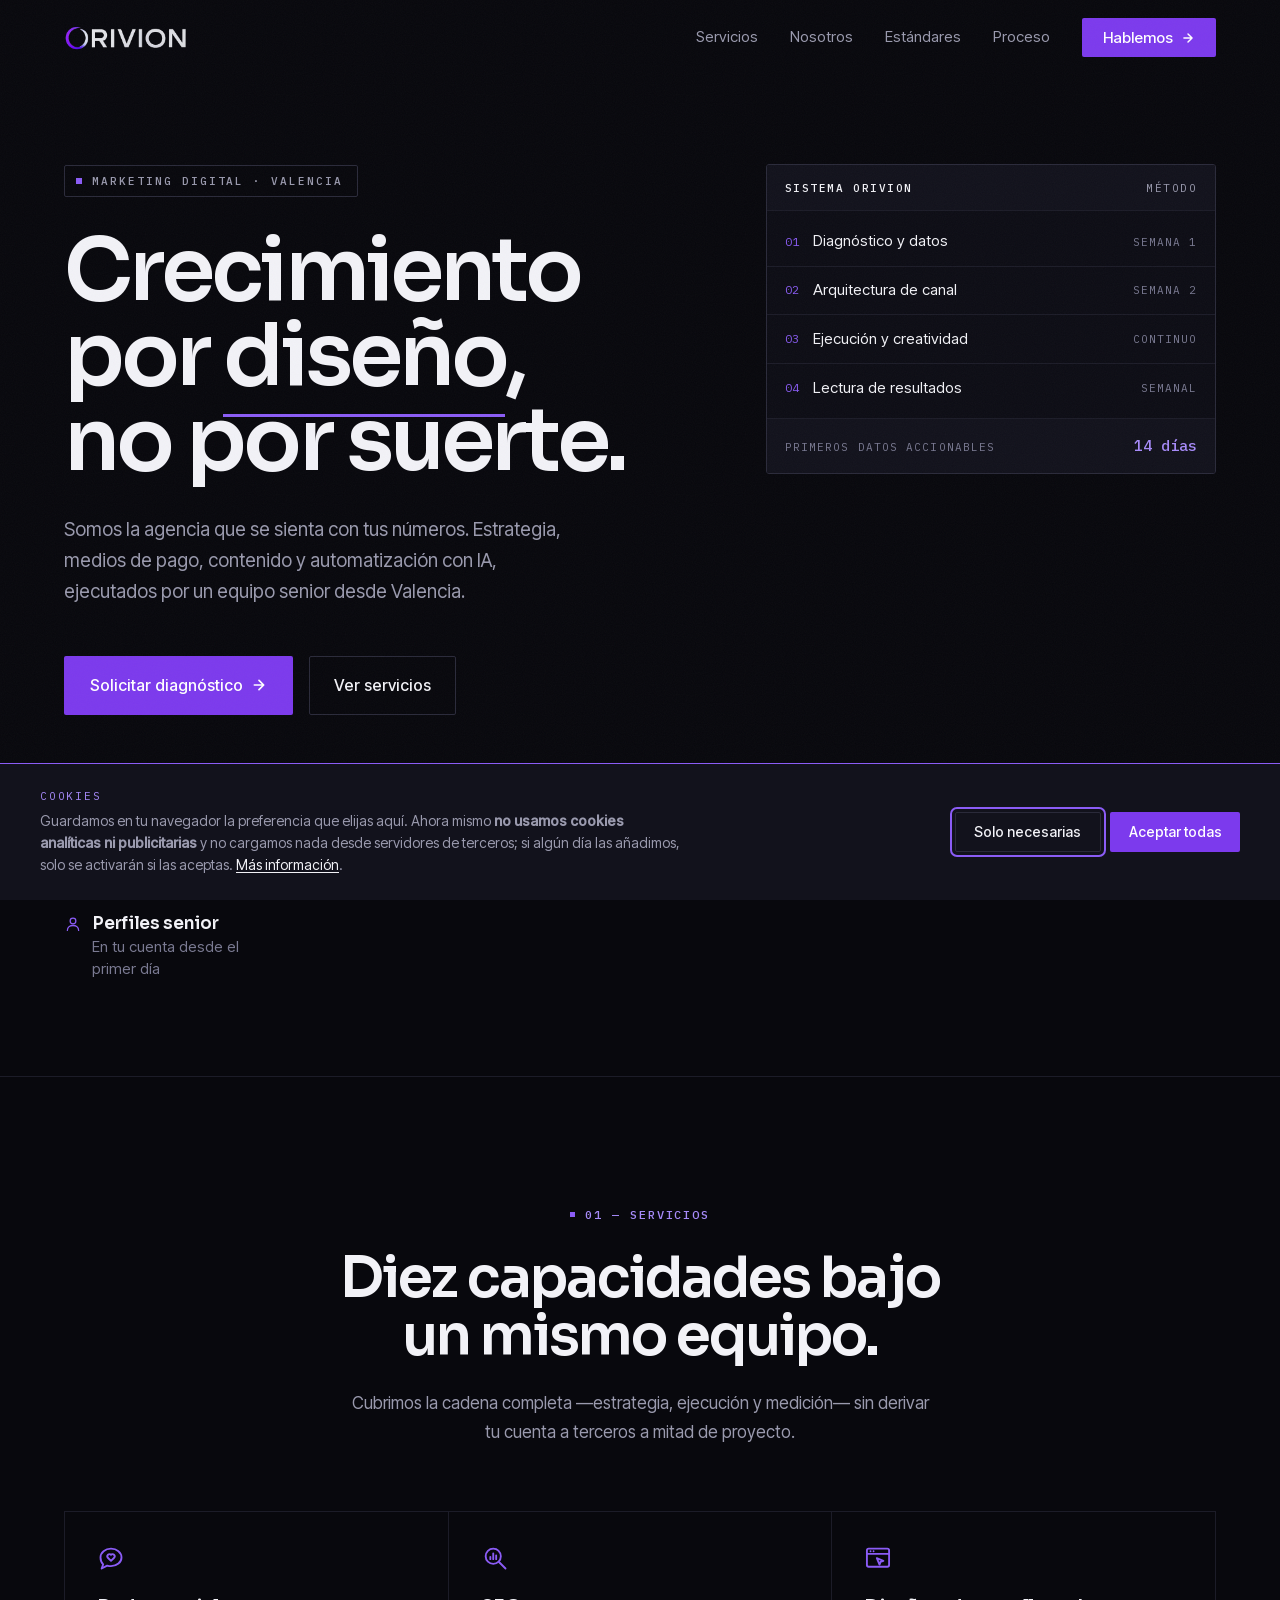
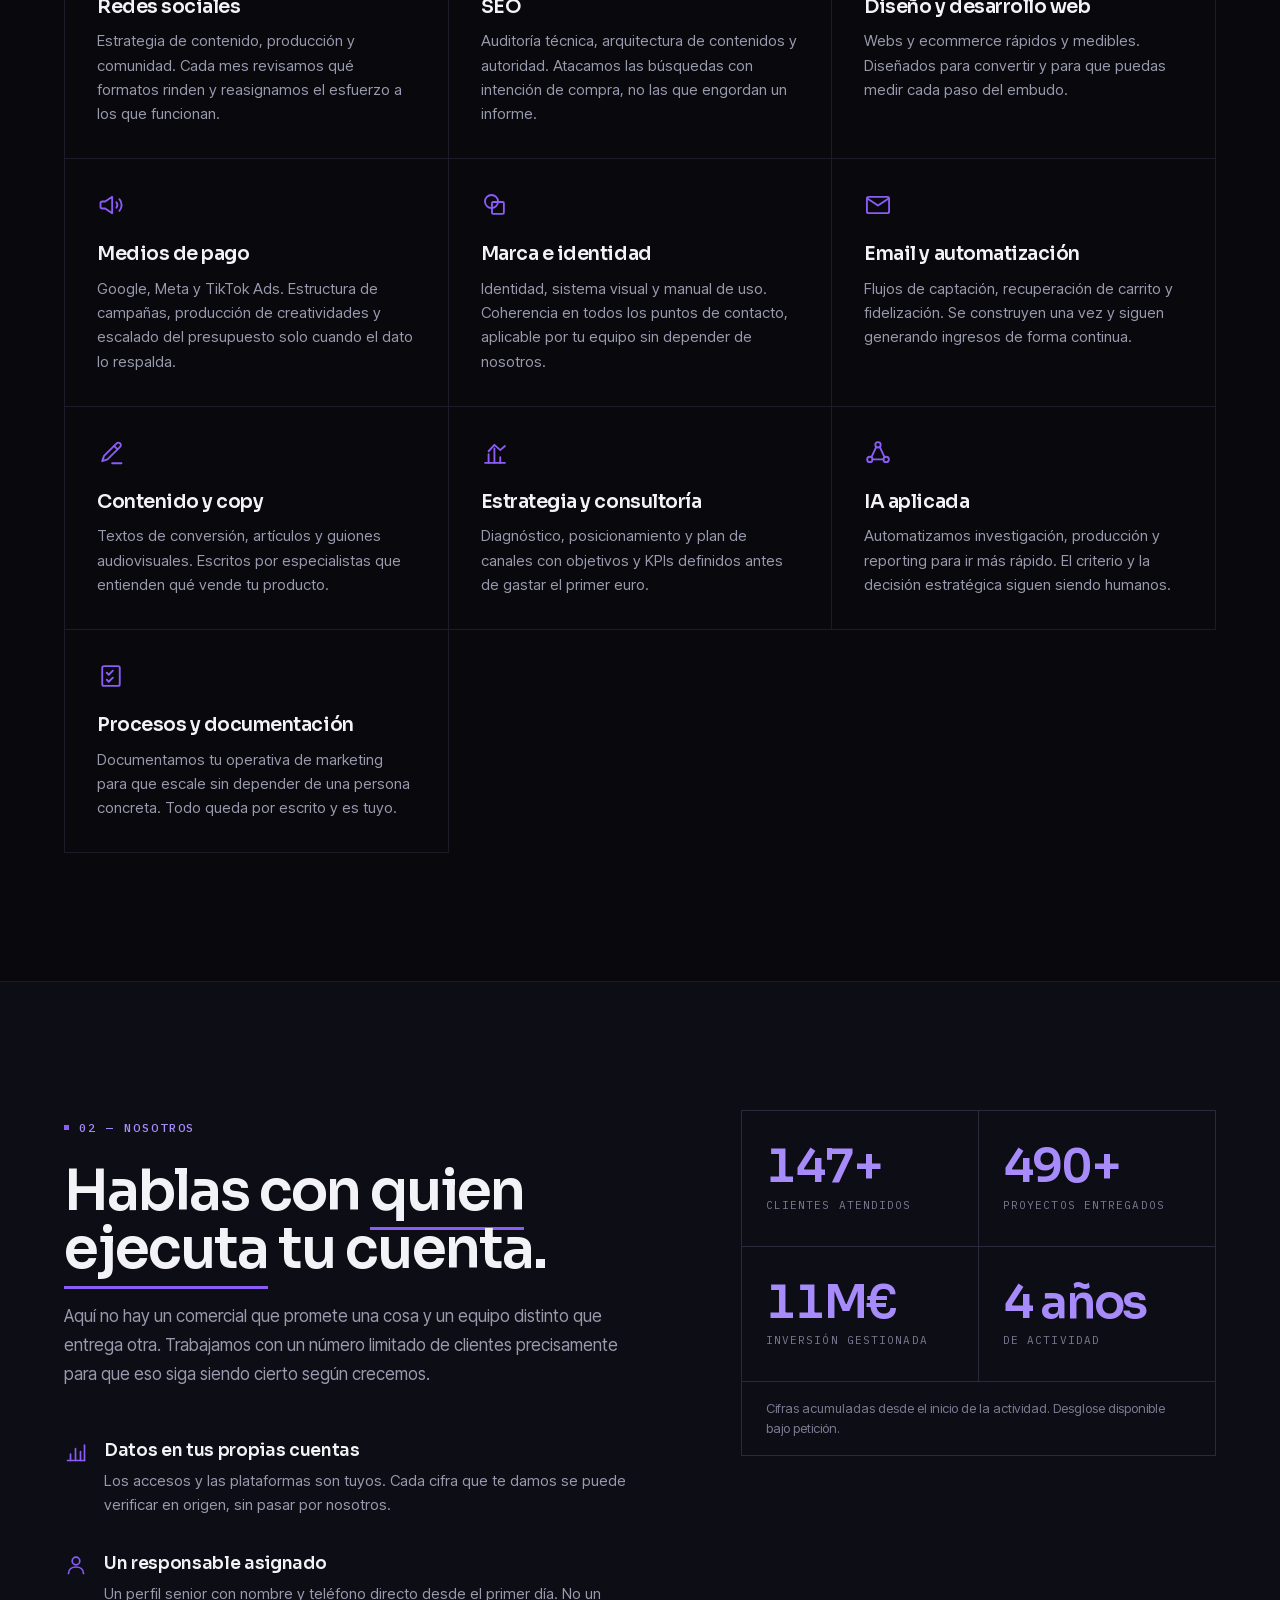
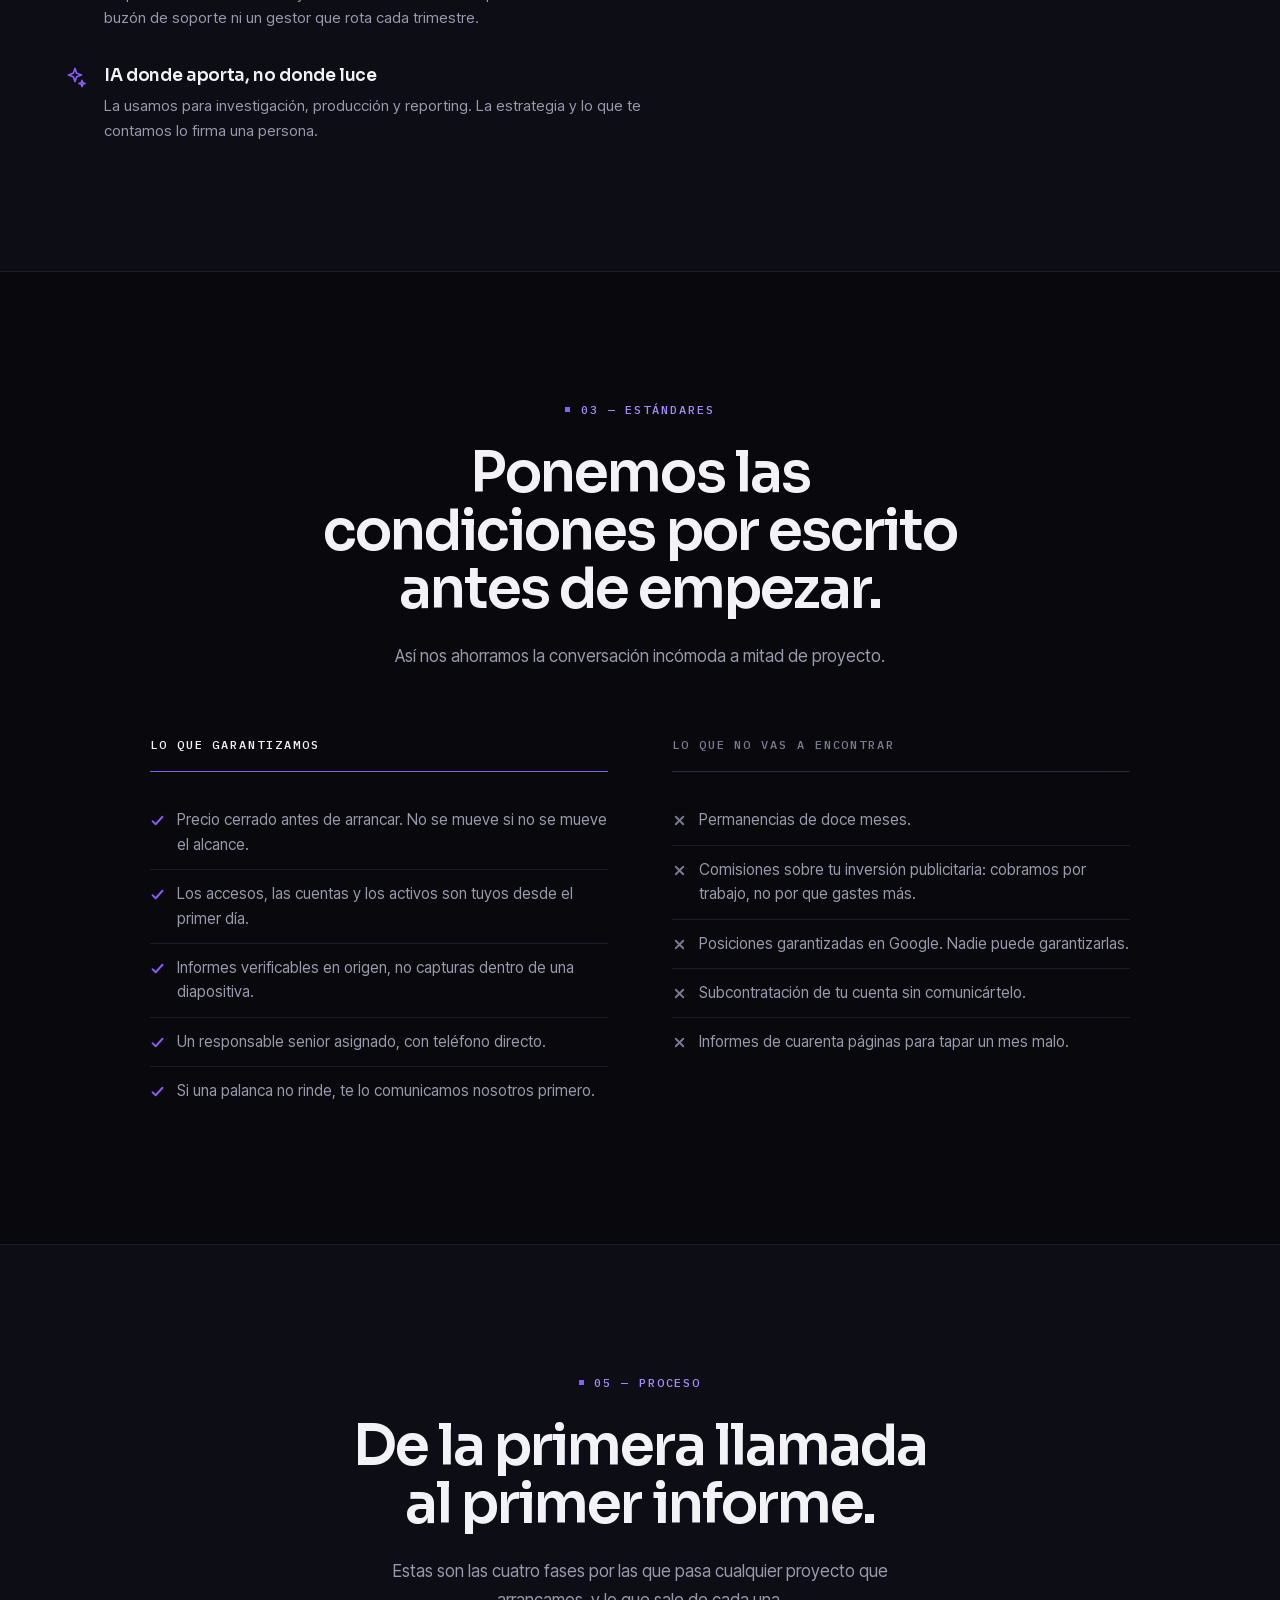
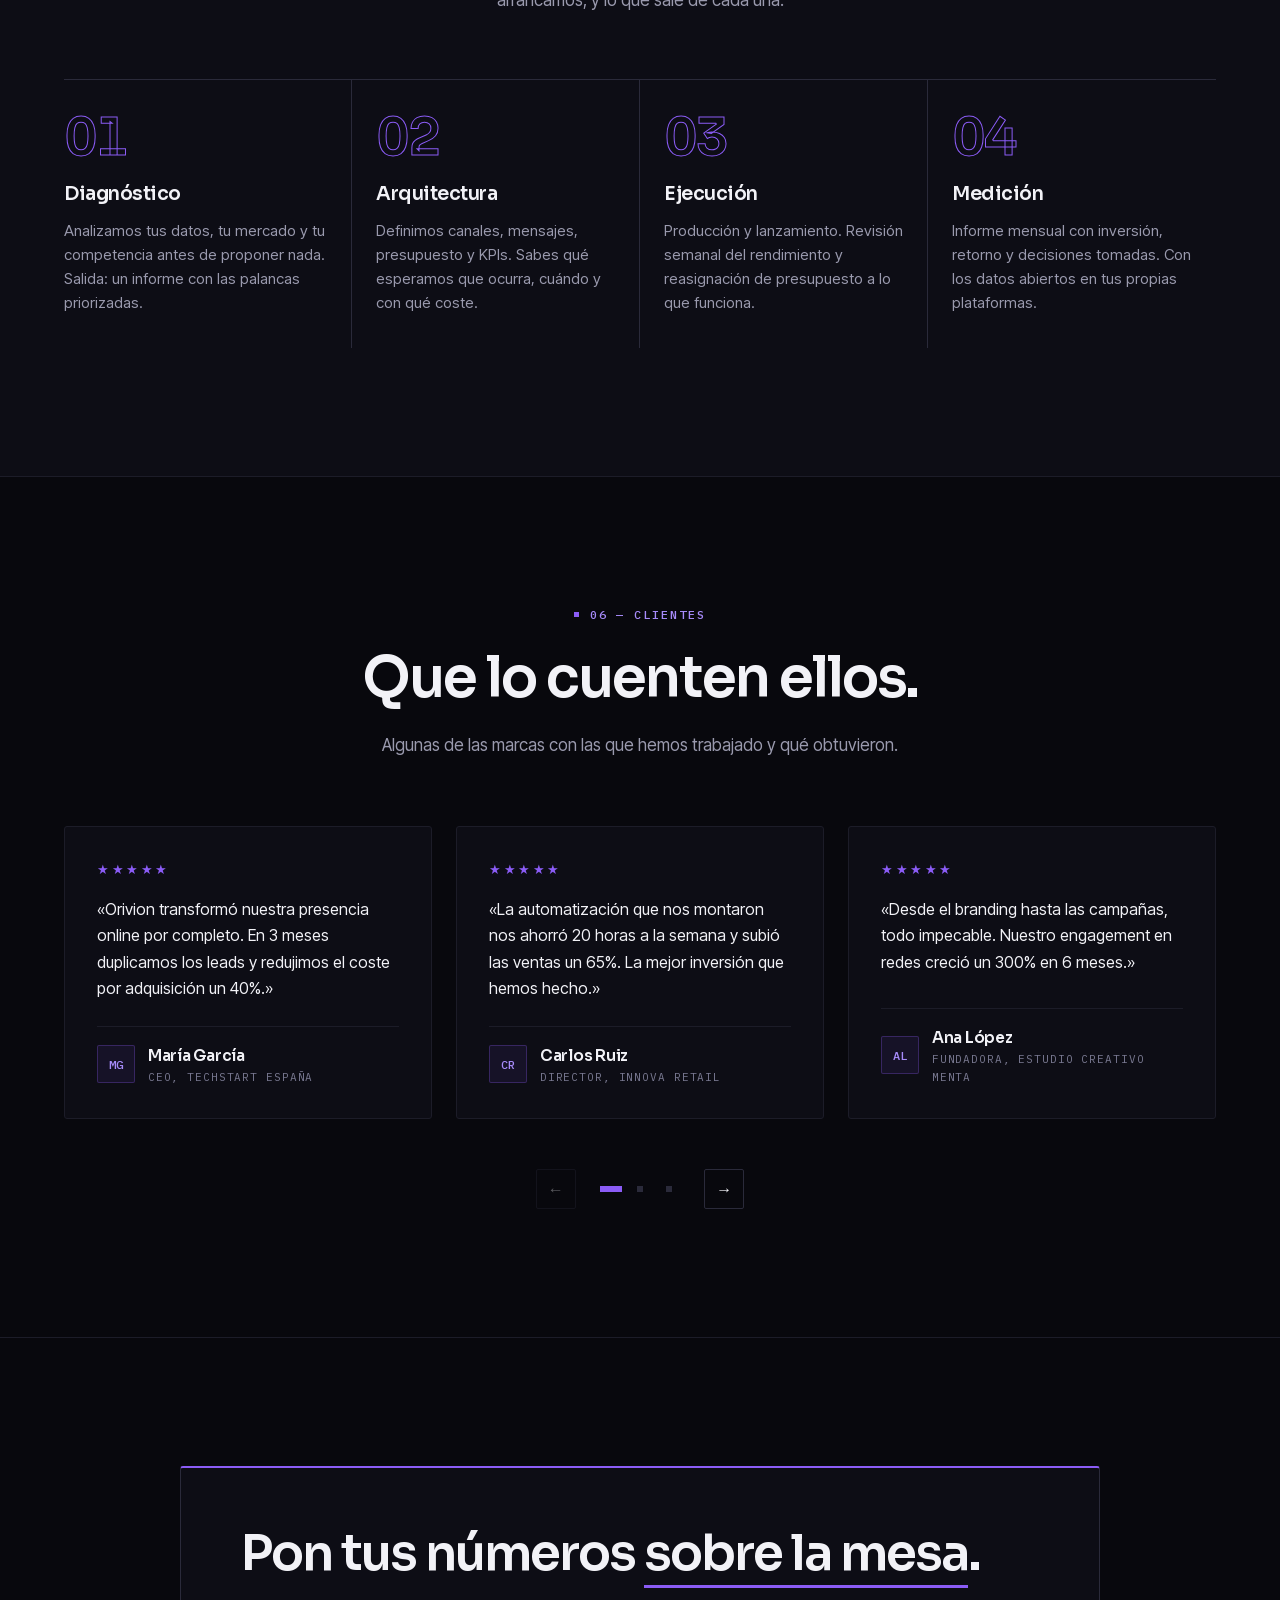
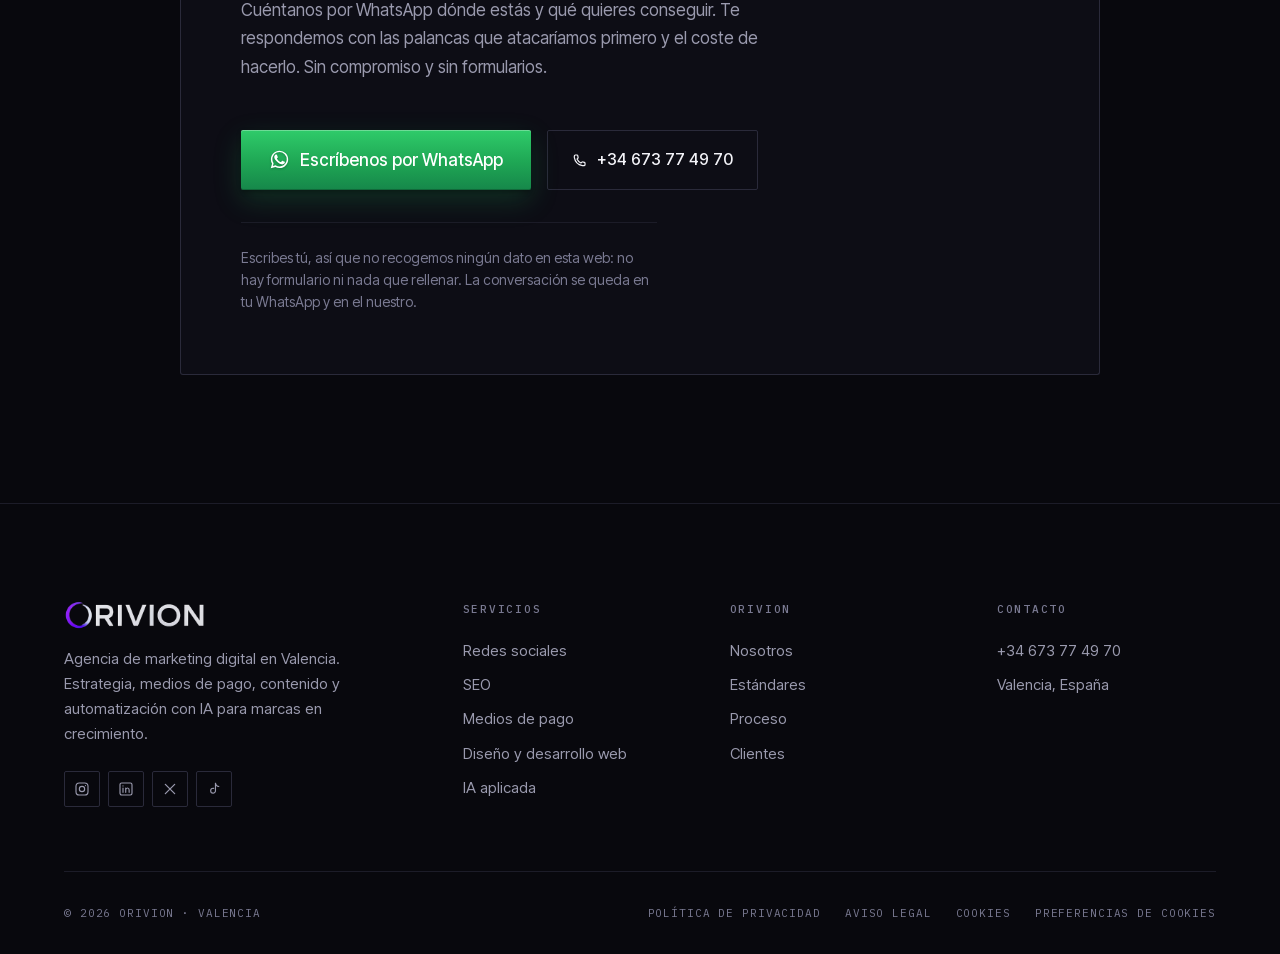
<file: index.html>
<!DOCTYPE html>
<html lang="es">
<head>
  <meta charset="UTF-8">
  <meta name="viewport" content="width=device-width, initial-scale=1.0">
  <title>Orivion — Agencia de marketing digital en Valencia</title>
  <meta name="description" content="Agencia de marketing digital en Valencia. Estrategia, medios de pago, contenido y automatización con IA para marcas en crecimiento. Equipo senior, sin permanencias.">
  <meta property="og:title" content="Orivion — Agencia de marketing digital en Valencia">
  <meta property="og:description" content="Estrategia, medios de pago, contenido y automatización con IA. Equipo senior desde Valencia.">
  <meta property="og:type" content="website">
  <meta property="og:locale" content="es_ES">
  <!-- La misma web se sirve tambien en orivionweb.vercel.app: el canonical
       le dice a Google cual es la buena. -->
  <link rel="canonical" href="https://www.orivion.es/">
  <meta property="og:url" content="https://www.orivion.es/">
  <meta name="theme-color" content="#08080D">

  <link rel="icon" type="image/png" href="img/favicon.png">
  <link rel="apple-touch-icon" href="img/apple-touch-icon.png">

  <!-- Fuentes autoalojadas: cargarlas desde Google enviaria la IP del
       visitante a un tercero antes de que haya consentido nada. -->
  <link rel="preload" href="fonts/inter-tight-latin.woff2" as="font" type="font/woff2" crossorigin>
  <link rel="preload" href="fonts/sora-latin.woff2" as="font" type="font/woff2" crossorigin>
  <link rel="stylesheet" href="fonts.css">
  <link rel="stylesheet" href="styles.css">
  <!-- Marca que el JS ha arrancado. Sin esto el contenido no se oculta nunca. -->
  <script>document.documentElement.classList.add('js');</script>
</head>
<body>

  <!-- ======== NAVBAR ======== -->
  <nav class="navbar" id="navbar">
    <div class="container">
      <!-- Logotipo original recortado del archivo de marca y pasado a PNG con
           transparencia. Es el único elemento de la web con degradado. -->
      <a href="#" class="navbar-logo" aria-label="Orivion, inicio">
        <img class="logo-img" src="img/orivion-logo.png" alt="Orivion" width="396" height="84" decoding="async">
      </a>

      <div class="navbar-links" id="nav-links">
        <a href="#servicios">Servicios</a>
        <a href="#nosotros">Nosotros</a>
        <a href="#estandares">Estándares</a>
        <a href="#proceso">Proceso</a>
        <a href="#contacto" class="navbar-cta">
          Hablemos
          <svg width="14" height="14" viewBox="0 0 24 24" fill="none" stroke="currentColor" stroke-width="2.5" stroke-linecap="round" stroke-linejoin="round" aria-hidden="true"><path d="M5 12h14M12 5l7 7-7 7"/></svg>
        </a>
      </div>

      <button class="menu-toggle" id="menu-toggle" aria-label="Abrir menú" aria-expanded="false" aria-controls="nav-links">
        <span></span>
        <span></span>
        <span></span>
      </button>
    </div>
  </nav>

  <!-- ======== HERO ======== -->
  <header class="hero" id="hero">
    <div class="container">
      <div class="hero-layout">

        <div class="hero-content">
          <p class="hero-badge">
            <span class="badge-dot"></span>
            Marketing digital · Valencia
          </p>

          <h1 class="hero-title">
            Crecimiento por <span class="mark">diseño</span>,
            <span class="line-2">no por suerte.</span>
          </h1>

          <p class="hero-subtitle">
            Somos la agencia que se sienta con tus números. Estrategia, medios de
            pago, contenido y automatización con IA, ejecutados por un equipo
            senior desde Valencia.
          </p>

          <div class="hero-actions">
            <a href="#contacto" class="btn-primary" id="hero-cta-primary">
              Solicitar diagnóstico
              <svg width="16" height="16" viewBox="0 0 24 24" fill="none" stroke="currentColor" stroke-width="2.5" stroke-linecap="round" stroke-linejoin="round" aria-hidden="true"><path d="M5 12h14M12 5l7 7-7 7"/></svg>
            </a>
            <a href="#servicios" class="btn-secondary" id="hero-cta-secondary">
              Ver servicios
            </a>
          </div>

          <!-- Compromisos verificables, no métricas de escaparate -->
          <div class="hero-promises">
            <div class="hero-promise">
              <svg viewBox="0 0 24 24" fill="none" stroke="currentColor" stroke-width="1.7" stroke-linecap="round" stroke-linejoin="round" aria-hidden="true"><circle cx="12" cy="12" r="8.5"/><path d="M12 7.5V12l3 2"/></svg>
              <span class="hero-promise-text">
                <strong>Respuesta en 24 h</strong>
                Revisamos tu caso antes de la primera llamada
              </span>
            </div>
            <div class="hero-promise">
              <svg viewBox="0 0 24 24" fill="none" stroke="currentColor" stroke-width="1.7" stroke-linecap="round" stroke-linejoin="round" aria-hidden="true"><rect x="4.5" y="10.5" width="15" height="10" rx="2"/><path d="M8 10.5V7a4 4 0 0 1 7.6-1.7"/></svg>
              <span class="hero-promise-text">
                <strong>Sin permanencia</strong>
                Nos quedamos por resultados, no por contrato
              </span>
            </div>
            <div class="hero-promise">
              <svg viewBox="0 0 24 24" fill="none" stroke="currentColor" stroke-width="1.7" stroke-linecap="round" stroke-linejoin="round" aria-hidden="true"><circle cx="12" cy="8" r="3.8"/><path d="M4.5 20.5c0-4.1 3.4-6.5 7.5-6.5s7.5 2.4 7.5 6.5"/></svg>
              <span class="hero-promise-text">
                <strong>Perfiles senior</strong>
                En tu cuenta desde el primer día
              </span>
            </div>
          </div>
        </div>

        <!-- Panel de método. Dice cómo trabajamos sin prometer cifras. -->
        <aside class="hero-panel" aria-label="Método de trabajo de Orivion">
          <div class="panel-head">
            <strong>Sistema Orivion</strong>
            <span>Método</span>
          </div>
          <div class="panel-rows">
            <div class="panel-row">
              <span class="panel-row-index">01</span>
              <span class="panel-row-name">Diagnóstico y datos</span>
              <span class="panel-row-state">Semana 1</span>
            </div>
            <div class="panel-row">
              <span class="panel-row-index">02</span>
              <span class="panel-row-name">Arquitectura de canal</span>
              <span class="panel-row-state">Semana 2</span>
            </div>
            <div class="panel-row">
              <span class="panel-row-index">03</span>
              <span class="panel-row-name">Ejecución y creatividad</span>
              <span class="panel-row-state">Continuo</span>
            </div>
            <div class="panel-row">
              <span class="panel-row-index">04</span>
              <span class="panel-row-name">Lectura de resultados</span>
              <span class="panel-row-state">Semanal</span>
            </div>
          </div>
          <div class="panel-foot">
            <span>Primeros datos accionables</span>
            <strong>14 días</strong>
          </div>
        </aside>

      </div>
    </div>
  </header>

  <main>

  <!-- ======== SERVICIOS ======== -->
  <section class="section services" id="servicios">
    <div class="container">
      <div class="services-header reveal">
        <div class="section-label mx-auto"><span class="dot"></span> 01 — Servicios</div>
        <h2 class="section-title">Diez capacidades bajo un mismo equipo.</h2>
        <p class="section-subtitle">
          Cubrimos la cadena completa —estrategia, ejecución y medición— sin
          derivar tu cuenta a terceros a mitad de proyecto.
        </p>
      </div>

      <div class="services-grid">
        <article class="service-card reveal reveal-delay-1" id="service-social">
          <div class="service-icon">
            <svg viewBox="0 0 24 24" fill="none" stroke="currentColor" stroke-width="1.6" stroke-linecap="round" stroke-linejoin="round" aria-hidden="true"><path d="M21 11.5c0 4.1-4 7.5-9 7.5-1.2 0-2.3-.2-3.3-.5L4 21l1.3-3.6C3.9 16 3 13.9 3 11.5 3 7.4 7 4 12 4s9 3.4 9 7.5Z"/><path d="M14.6 9.2a1.8 1.8 0 0 0-2.6.1 1.8 1.8 0 0 0-2.6-.1c-.8.8-.7 2 .1 2.8L12 14.4l2.5-2.4c.8-.8.9-2 .1-2.8Z"/></svg>
          </div>
          <h3>Redes sociales</h3>
          <p>Estrategia de contenido, producción y comunidad. Cada mes revisamos qué formatos rinden y reasignamos el esfuerzo a los que funcionan.</p>
        </article>

        <article class="service-card reveal reveal-delay-2" id="service-seo">
          <div class="service-icon">
            <svg viewBox="0 0 24 24" fill="none" stroke="currentColor" stroke-width="1.6" stroke-linecap="round" stroke-linejoin="round" aria-hidden="true"><circle cx="10.5" cy="10.5" r="6.5"/><path d="M15.4 15.4 21 21"/><path d="M8 13v-2M10.5 13V8M13 13v-3.2"/></svg>
          </div>
          <h3>SEO</h3>
          <p>Auditoría técnica, arquitectura de contenidos y autoridad. Atacamos las búsquedas con intención de compra, no las que engordan un informe.</p>
        </article>

        <article class="service-card reveal reveal-delay-3" id="service-web">
          <div class="service-icon">
            <svg viewBox="0 0 24 24" fill="none" stroke="currentColor" stroke-width="1.6" stroke-linecap="round" stroke-linejoin="round" aria-hidden="true"><rect x="2.5" y="4" width="19" height="15.5" rx="1.5"/><path d="M2.5 8.5h19"/><path d="M5.6 6.2h.01M8.2 6.2h.01"/><path d="M11 12.2l5.6 2.2-2.4.9-.9 2.4z"/></svg>
          </div>
          <h3>Diseño y desarrollo web</h3>
          <p>Webs y ecommerce rápidos y medibles. Diseñados para convertir y para que puedas medir cada paso del embudo.</p>
        </article>

        <article class="service-card reveal reveal-delay-1" id="service-ads">
          <div class="service-icon">
            <svg viewBox="0 0 24 24" fill="none" stroke="currentColor" stroke-width="1.6" stroke-linecap="round" stroke-linejoin="round" aria-hidden="true"><path d="M3 10.5v3A1.5 1.5 0 0 0 4.5 15H7l6 4V5L7 9H4.5A1.5 1.5 0 0 0 3 10.5Z"/><path d="M16.6 9.6a4 4 0 0 1 0 4.8"/><path d="M19.2 7a7.5 7.5 0 0 1 0 10"/></svg>
          </div>
          <h3>Medios de pago</h3>
          <p>Google, Meta y TikTok Ads. Estructura de campañas, producción de creatividades y escalado del presupuesto solo cuando el dato lo respalda.</p>
        </article>

        <article class="service-card reveal reveal-delay-2" id="service-branding">
          <div class="service-icon">
            <svg viewBox="0 0 24 24" fill="none" stroke="currentColor" stroke-width="1.6" stroke-linecap="round" stroke-linejoin="round" aria-hidden="true"><circle cx="9" cy="9" r="5.6"/><rect x="9.4" y="9.4" width="10.2" height="10.2" rx="1"/></svg>
          </div>
          <h3>Marca e identidad</h3>
          <p>Identidad, sistema visual y manual de uso. Coherencia en todos los puntos de contacto, aplicable por tu equipo sin depender de nosotros.</p>
        </article>

        <article class="service-card reveal reveal-delay-3" id="service-email">
          <div class="service-icon">
            <svg viewBox="0 0 24 24" fill="none" stroke="currentColor" stroke-width="1.6" stroke-linecap="round" stroke-linejoin="round" aria-hidden="true"><rect x="2.5" y="5" width="19" height="14" rx="1.5"/><path d="M3.2 6.6l8.8 5.9 8.8-5.9"/></svg>
          </div>
          <h3>Email y automatización</h3>
          <p>Flujos de captación, recuperación de carrito y fidelización. Se construyen una vez y siguen generando ingresos de forma continua.</p>
        </article>

        <article class="service-card reveal reveal-delay-1" id="service-content">
          <div class="service-icon">
            <svg viewBox="0 0 24 24" fill="none" stroke="currentColor" stroke-width="1.6" stroke-linecap="round" stroke-linejoin="round" aria-hidden="true"><path d="M16.8 3.7a2.1 2.1 0 0 1 3 3L9 17.5l-4.5 1.5L6 14.5 16.8 3.7Z"/><path d="M14.6 5.9l3 3"/><path d="M13 20.8h8"/></svg>
          </div>
          <h3>Contenido y copy</h3>
          <p>Textos de conversión, artículos y guiones audiovisuales. Escritos por especialistas que entienden qué vende tu producto.</p>
        </article>

        <article class="service-card reveal reveal-delay-2" id="service-strategy">
          <div class="service-icon">
            <svg viewBox="0 0 24 24" fill="none" stroke="currentColor" stroke-width="1.6" stroke-linecap="round" stroke-linejoin="round" aria-hidden="true"><path d="M3.5 20.5h17"/><path d="M6.5 20.5V13M11.5 20.5V8M16.5 20.5v-5"/><path d="M6.5 10.5 11.5 5l5 4.5 4-3.5"/></svg>
          </div>
          <h3>Estrategia y consultoría</h3>
          <p>Diagnóstico, posicionamiento y plan de canales con objetivos y KPIs definidos antes de gastar el primer euro.</p>
        </article>

        <article class="service-card reveal reveal-delay-3" id="service-ai">
          <div class="service-icon">
            <svg viewBox="0 0 24 24" fill="none" stroke="currentColor" stroke-width="1.6" stroke-linecap="round" stroke-linejoin="round" aria-hidden="true"><circle cx="12" cy="5" r="2.3"/><circle cx="5" cy="17.5" r="2.3"/><circle cx="19" cy="17.5" r="2.3"/><path d="M10.4 6.9 6.4 15.5M13.6 6.9l4 8.6M7.3 17.5h9.4"/></svg>
          </div>
          <h3>IA aplicada</h3>
          <p>Automatizamos investigación, producción y reporting para ir más rápido. El criterio y la decisión estratégica siguen siendo humanos.</p>
        </article>

        <article class="service-card reveal reveal-delay-1" id="service-sops">
          <div class="service-icon">
            <svg viewBox="0 0 24 24" fill="none" stroke="currentColor" stroke-width="1.6" stroke-linecap="round" stroke-linejoin="round" aria-hidden="true"><rect x="4.5" y="3.5" width="15" height="17" rx="1.5"/><path d="M8.4 9.2l1.7 1.7 3.5-3.5"/><path d="M8.4 15.2l1.7 1.7 3.5-3.5"/></svg>
          </div>
          <h3>Procesos y documentación</h3>
          <p>Documentamos tu operativa de marketing para que escale sin depender de una persona concreta. Todo queda por escrito y es tuyo.</p>
        </article>
      </div>
    </div>
  </section>

  <!-- ======== NOSOTROS ======== -->
  <section class="section about" id="nosotros">
    <div class="container">
      <div class="about-grid">
        <div class="about-content reveal-left">
          <div class="section-label"><span class="dot"></span> 02 — Nosotros</div>
          <h2 class="section-title">Hablas con <span class="mark">quien ejecuta</span> tu cuenta.</h2>
          <p class="section-subtitle">
            Aquí no hay un comercial que promete una cosa y un equipo distinto
            que entrega otra. Trabajamos con un número limitado de clientes
            precisamente para que eso siga siendo cierto según crecemos.
          </p>

          <div class="about-features">
            <div class="about-feature">
              <div class="about-feature-icon">
                <svg viewBox="0 0 24 24" fill="none" stroke="currentColor" stroke-width="1.7" stroke-linecap="round" stroke-linejoin="round" aria-hidden="true"><path d="M3.5 20.5h17"/><path d="M6.5 20.5V14M11.5 20.5V8.5M16.5 20.5v-9M20.5 20.5V5"/></svg>
              </div>
              <div>
                <h4>Datos en tus propias cuentas</h4>
                <p>Los accesos y las plataformas son tuyos. Cada cifra que te damos se puede verificar en origen, sin pasar por nosotros.</p>
              </div>
            </div>
            <div class="about-feature">
              <div class="about-feature-icon">
                <svg viewBox="0 0 24 24" fill="none" stroke="currentColor" stroke-width="1.7" stroke-linecap="round" stroke-linejoin="round" aria-hidden="true"><circle cx="12" cy="8" r="3.8"/><path d="M4.5 20.5c0-4.1 3.4-6.5 7.5-6.5s7.5 2.4 7.5 6.5"/></svg>
              </div>
              <div>
                <h4>Un responsable asignado</h4>
                <p>Un perfil senior con nombre y teléfono directo desde el primer día. No un buzón de soporte ni un gestor que rota cada trimestre.</p>
              </div>
            </div>
            <div class="about-feature">
              <div class="about-feature-icon">
                <svg viewBox="0 0 24 24" fill="none" stroke="currentColor" stroke-width="1.7" stroke-linecap="round" stroke-linejoin="round" aria-hidden="true"><path d="M11 3.5l1.7 4.8 4.8 1.7-4.8 1.7L11 16.5l-1.7-4.8-4.8-1.7 4.8-1.7L11 3.5Z"/><path d="M18 15.5l.8 2.2 2.2.8-2.2.8-.8 2.2-.8-2.2-2.2-.8 2.2-.8.8-2.2Z"/></svg>
              </div>
              <div>
                <h4>IA donde aporta, no donde luce</h4>
                <p>La usamos para investigación, producción y reporting. La estrategia y lo que te contamos lo firma una persona.</p>
              </div>
            </div>
          </div>
        </div>

        <!-- ⚠️ REVISAR ANTES DE PUBLICAR: estas cuatro cifras vienen de la versión
             anterior de la web. Cámbialas por las tuyas reales; si un cliente las
             pide y no cuadran, pierdes el proyecto (y en publicidad, además, es
             sancionable). Si aún no tienes histórico, borra este bloque entero. -->
        <div class="about-stats reveal-right">
          <div class="stat-card reveal reveal-delay-1">
            <div class="stat-number" data-count="150" data-suffix="+">0+</div>
            <div class="stat-label">Clientes atendidos</div>
          </div>
          <div class="stat-card reveal reveal-delay-2">
            <div class="stat-number" data-count="500" data-suffix="+">0+</div>
            <div class="stat-label">Proyectos entregados</div>
          </div>
          <div class="stat-card reveal reveal-delay-3">
            <div class="stat-number" data-count="12" data-suffix="M€">0M€</div>
            <div class="stat-label">Inversión gestionada</div>
          </div>
          <div class="stat-card reveal reveal-delay-4">
            <div class="stat-number" data-count="5" data-suffix=" años">0 años</div>
            <div class="stat-label">De actividad</div>
          </div>
          <p class="about-stats-note">
            Cifras acumuladas desde el inicio de la actividad. Desglose
            disponible bajo petición.
          </p>
        </div>
      </div>
    </div>
  </section>

  <!-- ======== ESTÁNDARES ======== -->
  <section class="section principles" id="estandares">
    <div class="container">
      <div class="principles-header reveal">
        <div class="section-label mx-auto"><span class="dot"></span> 03 — Estándares</div>
        <h2 class="section-title">Ponemos las condiciones por escrito antes de empezar.</h2>
        <p class="section-subtitle">
          Así nos ahorramos la conversación incómoda a mitad de proyecto.
        </p>
      </div>

      <div class="principles-grid">
        <div class="principle-col reveal reveal-delay-1">
          <h3>Lo que garantizamos</h3>
          <ul class="principle-list">
            <li>Precio cerrado antes de arrancar. No se mueve si no se mueve el alcance.</li>
            <li>Los accesos, las cuentas y los activos son tuyos desde el primer día.</li>
            <li>Informes verificables en origen, no capturas dentro de una diapositiva.</li>
            <li>Un responsable senior asignado, con teléfono directo.</li>
            <li>Si una palanca no rinde, te lo comunicamos nosotros primero.</li>
          </ul>
        </div>

        <div class="principle-col negative reveal reveal-delay-2">
          <h3>Lo que no vas a encontrar</h3>
          <ul class="principle-list">
            <li>Permanencias de doce meses.</li>
            <li>Comisiones sobre tu inversión publicitaria: cobramos por trabajo, no por que gastes más.</li>
            <li>Posiciones garantizadas en Google. Nadie puede garantizarlas.</li>
            <li>Subcontratación de tu cuenta sin comunicártelo.</li>
            <li>Informes de cuarenta páginas para tapar un mes malo.</li>
          </ul>
        </div>
      </div>
    </div>
  </section>

  <!--
  ======== EQUIPO ========
  Esto es lo que más humaniza una web de agencia: las siete referencias que
  miramos (Elogia, NeoAttack, Webimpacto…) tienen fotos reales del equipo con
  nombre y cargo. Quita este comentario, mete de 3 a 6 fotos verticales
  (recomendado 800×1000 px, en una carpeta /img) y cambia los nombres.
  Los estilos ya están hechos en styles.css, en blanco y negro y pasando a
  color al posar el cursor.

  <section class="section team" id="equipo">
    <div class="container">
      <div class="services-header reveal">
        <div class="section-label mx-auto"><span class="dot"></span> 04 — Equipo</div>
        <h2 class="section-title">Las personas que hay detrás.</h2>
        <p class="section-subtitle">Estas son las personas que van a trabajar en tu proyecto.</p>
      </div>
      <div class="team-grid">
        <div class="team-member reveal reveal-delay-1">
          <img src="img/equipo-1.jpg" alt="Retrato de [Nombre], [cargo] en Orivion" width="800" height="1000">
          <p class="team-name">Nombre Apellido</p>
          <p class="team-role">Cargo</p>
        </div>
        <div class="team-member reveal reveal-delay-2">
          <img src="img/equipo-2.jpg" alt="Retrato de [Nombre], [cargo] en Orivion" width="800" height="1000">
          <p class="team-name">Nombre Apellido</p>
          <p class="team-role">Cargo</p>
        </div>
        <div class="team-member reveal reveal-delay-3">
          <img src="img/equipo-3.jpg" alt="Retrato de [Nombre], [cargo] en Orivion" width="800" height="1000">
          <p class="team-name">Nombre Apellido</p>
          <p class="team-role">Cargo</p>
        </div>
      </div>
    </div>
  </section>
  -->

  <!-- ======== PROCESO ======== -->
  <section class="section process" id="proceso">
    <div class="container">
      <div class="process-header reveal">
        <div class="section-label mx-auto"><span class="dot"></span> 05 — Proceso</div>
        <h2 class="section-title">De la primera llamada al primer informe.</h2>
        <p class="section-subtitle">
          Estas son las cuatro fases por las que pasa cualquier proyecto que
          arrancamos, y lo que sale de cada una.
        </p>
      </div>

      <div class="process-steps">
        <article class="process-step reveal reveal-delay-1" id="process-step-1">
          <div class="process-step-number">01</div>
          <h3>Diagnóstico</h3>
          <p>Analizamos tus datos, tu mercado y tu competencia antes de proponer nada. Salida: un informe con las palancas priorizadas.</p>
        </article>

        <article class="process-step reveal reveal-delay-2" id="process-step-2">
          <div class="process-step-number">02</div>
          <h3>Arquitectura</h3>
          <p>Definimos canales, mensajes, presupuesto y KPIs. Sabes qué esperamos que ocurra, cuándo y con qué coste.</p>
        </article>

        <article class="process-step reveal reveal-delay-3" id="process-step-3">
          <div class="process-step-number">03</div>
          <h3>Ejecución</h3>
          <p>Producción y lanzamiento. Revisión semanal del rendimiento y reasignación de presupuesto a lo que funciona.</p>
        </article>

        <article class="process-step reveal reveal-delay-4" id="process-step-4">
          <div class="process-step-number">04</div>
          <h3>Medición</h3>
          <p>Informe mensual con inversión, retorno y decisiones tomadas. Con los datos abiertos en tus propias plataformas.</p>
        </article>
      </div>
    </div>
  </section>

  <!-- ======== TESTIMONIOS ========
       ⚠️ REVISAR: sustituye estos cinco testimonios por reseñas reales (Google
       reviews, un email del cliente con permiso, un vídeo corto). Los
       testimonios inventados son publicidad engañosa y además se detectan a la
       primera. Si aún no tienes ninguno, borra la sección completa: transmite
       más una web sin testimonios que con testimonios que nadie puede comprobar. -->
  <section class="section testimonials" id="testimonios">
    <div class="container">
      <div class="testimonials-header reveal">
        <div class="section-label mx-auto"><span class="dot"></span> 06 — Clientes</div>
        <h2 class="section-title">Que lo cuenten ellos.</h2>
        <p class="section-subtitle">
          Algunas de las marcas con las que hemos trabajado y qué obtuvieron.
        </p>
      </div>

      <div class="testimonials-wrapper">
        <div class="testimonials-track" id="testimonials-track">
          <article class="testimonial-card" id="testimonial-1">
            <div class="testimonial-stars" aria-label="5 de 5">★★★★★</div>
            <p class="testimonial-text">«Orivion transformó nuestra presencia online por completo. En 3 meses duplicamos los leads y redujimos el coste por adquisición un 40%.»</p>
            <div class="testimonial-author">
              <div class="testimonial-avatar" aria-hidden="true">MG</div>
              <div>
                <div class="testimonial-name">María García</div>
                <div class="testimonial-role">CEO, TechStart España</div>
              </div>
            </div>
          </article>

          <article class="testimonial-card" id="testimonial-2">
            <div class="testimonial-stars" aria-label="5 de 5">★★★★★</div>
            <p class="testimonial-text">«La automatización que nos montaron nos ahorró 20 horas a la semana y subió las ventas un 65%. La mejor inversión que hemos hecho.»</p>
            <div class="testimonial-author">
              <div class="testimonial-avatar" aria-hidden="true">CR</div>
              <div>
                <div class="testimonial-name">Carlos Ruiz</div>
                <div class="testimonial-role">Director, Innova Retail</div>
              </div>
            </div>
          </article>

          <article class="testimonial-card" id="testimonial-3">
            <div class="testimonial-stars" aria-label="5 de 5">★★★★★</div>
            <p class="testimonial-text">«Desde el branding hasta las campañas, todo impecable. Nuestro engagement en redes creció un 300% en 6 meses.»</p>
            <div class="testimonial-author">
              <div class="testimonial-avatar" aria-hidden="true">AL</div>
              <div>
                <div class="testimonial-name">Ana López</div>
                <div class="testimonial-role">Fundadora, Estudio Creativo Menta</div>
              </div>
            </div>
          </article>

          <article class="testimonial-card" id="testimonial-4">
            <div class="testimonial-stars" aria-label="5 de 5">★★★★★</div>
            <p class="testimonial-text">«Nos escribieron los procesos de ventas y marketing que necesitábamos para escalar. Pasamos de 3 a 12 empleados sin perder calidad.»</p>
            <div class="testimonial-author">
              <div class="testimonial-avatar" aria-hidden="true">JP</div>
              <div>
                <div class="testimonial-name">Javier Pérez</div>
                <div class="testimonial-role">COO, GrowFast Agency</div>
              </div>
            </div>
          </article>

          <article class="testimonial-card" id="testimonial-5">
            <div class="testimonial-stars" aria-label="5 de 5">★★★★★</div>
            <p class="testimonial-text">«Entienden el negocio, no solo el marketing. Nos ayudaron a pivotar y encontrar un nicho bastante más rentable.»</p>
            <div class="testimonial-author">
              <div class="testimonial-avatar" aria-hidden="true">LS</div>
              <div>
                <div class="testimonial-name">Laura Sánchez</div>
                <div class="testimonial-role">CMO, FoodTech Solutions</div>
              </div>
            </div>
          </article>
        </div>
      </div>

      <div class="testimonials-controls">
        <button class="testimonial-btn" id="testimonial-prev" aria-label="Testimonio anterior">←</button>
        <div class="testimonial-dots">
          <span class="testimonial-dot active" data-index="0"></span>
          <span class="testimonial-dot" data-index="1"></span>
          <span class="testimonial-dot" data-index="2"></span>
        </div>
        <button class="testimonial-btn" id="testimonial-next" aria-label="Testimonio siguiente">→</button>
      </div>
    </div>
  </section>

  <!-- ======== CONTACTO ======== -->
  <section class="section cta-section" id="contacto">
    <div class="container">
      <div class="cta-card reveal-scale">
        <h2 class="cta-title">Pon tus números <span class="mark">sobre la mesa</span>.</h2>
        <p class="cta-subtitle">
          Cuéntanos por WhatsApp dónde estás y qué quieres conseguir. Te
          respondemos con las palancas que atacaríamos primero y el coste de
          hacerlo. Sin compromiso y sin formularios.
        </p>

        <div class="cta-actions">
          <!-- wa.me abre el chat directo con el mensaje ya escrito, tanto en la
               app de móvil como en WhatsApp Web. -->
          <a class="btn-whatsapp"
             href="https://wa.me/34677746305?text=Hola%2C%20os%20escribo%20desde%20la%20web%20de%20Orivion.%20Me%20gustar%C3%ADa%20que%20me%20contarais%20c%C3%B3mo%20trabaj%C3%A1is."
             target="_blank" rel="noopener"
             id="cta-whatsapp">
            <svg viewBox="0 0 24 24" fill="currentColor" aria-hidden="true"><path d="M17.5 14.4c-.3-.15-1.77-.87-2.04-.97-.27-.1-.47-.15-.67.15-.2.3-.77.97-.94 1.17-.17.2-.35.22-.65.07-.3-.15-1.26-.46-2.4-1.48-.89-.79-1.49-1.77-1.66-2.07-.17-.3-.02-.46.13-.61.14-.14.3-.35.45-.53.15-.18.2-.3.3-.5.1-.2.05-.38-.02-.53-.08-.15-.67-1.62-.92-2.22-.24-.58-.49-.5-.67-.51h-.57c-.2 0-.52.07-.8.38-.27.3-1.04 1.02-1.04 2.49s1.07 2.88 1.22 3.08c.15.2 2.1 3.2 5.08 4.49.71.3 1.26.49 1.7.63.71.22 1.36.19 1.87.12.57-.09 1.77-.72 2.02-1.42.25-.7.25-1.3.17-1.42-.07-.13-.27-.2-.57-.35Z"/><path d="M12.04 2C6.6 2 2.17 6.43 2.17 11.87c0 1.74.46 3.44 1.32 4.94L2 22l5.34-1.4a9.83 9.83 0 0 0 4.7 1.2h.01c5.44 0 9.87-4.43 9.87-9.87 0-2.64-1.03-5.12-2.9-6.99A9.8 9.8 0 0 0 12.05 2Zm0 17.94h-.01a8.2 8.2 0 0 1-4.17-1.14l-.3-.18-3.1.81.83-3.02-.2-.31a8.16 8.16 0 0 1-1.25-4.36c0-4.52 3.68-8.2 8.2-8.2a8.15 8.15 0 0 1 8.2 8.21c0 4.52-3.68 8.2-8.2 8.2Z"/></svg>
            Escríbenos por WhatsApp
          </a>

          <a class="btn-secondary" href="tel:+34673774970" id="cta-telefono">
            <svg width="16" height="16" viewBox="0 0 24 24" fill="none" stroke="currentColor" stroke-width="1.8" stroke-linecap="round" stroke-linejoin="round" aria-hidden="true"><path d="M15.5 20.5A15 15 0 0 1 3.5 8.5V6a1.5 1.5 0 0 1 1.5-1.5h2.6a1 1 0 0 1 1 .8l.6 3a1 1 0 0 1-.4 1L7.5 10.6a12 12 0 0 0 5.9 5.9l1.3-1.3a1 1 0 0 1 1-.3l3 .6a1 1 0 0 1 .8 1V19a1.5 1.5 0 0 1-1.5 1.5Z"/></svg>
            +34 673 77 49 70
          </a>
        </div>

        <p class="cta-nota">
          Escribes tú, así que no recogemos ningún dato en esta web: no hay
          formulario ni nada que rellenar. La conversación se queda en tu
          WhatsApp y en el nuestro.
        </p>
      </div>
    </div>
  </section>

  </main>

  <!-- ======== FOOTER ======== -->
  <footer class="footer" id="footer">
    <div class="container">
      <div class="footer-grid">
        <div class="footer-brand">
          <div class="footer-logo">
            <img class="logo-img" src="img/orivion-logo.png" alt="Orivion" width="396" height="84" decoding="async">
          </div>
          <p>
            Agencia de marketing digital en Valencia. Estrategia, medios de pago,
            contenido y automatización con IA para marcas en crecimiento.
          </p>
          <!-- TODO: pon aquí las URLs reales de vuestros perfiles. Un icono
               social que no lleva a ningún sitio resta más de lo que suma. -->
          <div class="footer-socials">
            <a href="#" class="footer-social" aria-label="Instagram de Orivion" id="social-instagram">
              <svg viewBox="0 0 24 24" fill="none" stroke="currentColor" stroke-width="1.7" stroke-linecap="round" aria-hidden="true"><rect x="3" y="3" width="18" height="18" rx="5"/><circle cx="12" cy="12" r="4"/><path d="M17.2 6.9h.01"/></svg>
            </a>
            <a href="#" class="footer-social" aria-label="LinkedIn de Orivion" id="social-linkedin">
              <svg viewBox="0 0 24 24" fill="none" stroke="currentColor" stroke-width="1.7" stroke-linecap="round" stroke-linejoin="round" aria-hidden="true"><rect x="3" y="3" width="18" height="18" rx="2.5"/><path d="M7.5 10.5V17M7.5 7.4h.01"/><path d="M11.6 17v-6.5M11.6 13.4c0-1.6 1-2.9 2.6-2.9s2.5 1.3 2.5 2.9V17"/></svg>
            </a>
            <a href="#" class="footer-social" aria-label="X (Twitter) de Orivion" id="social-twitter">
              <svg viewBox="0 0 24 24" fill="none" stroke="currentColor" stroke-width="1.9" stroke-linecap="round" aria-hidden="true"><path d="M5 5l14 14M19 5L5 19"/></svg>
            </a>
            <a href="#" class="footer-social" aria-label="TikTok de Orivion" id="social-tiktok">
              <svg viewBox="0 0 24 24" fill="none" stroke="currentColor" stroke-width="1.7" stroke-linecap="round" stroke-linejoin="round" aria-hidden="true"><path d="M14.2 3.5v11a3.6 3.6 0 1 1-3.6-3.6c.35 0 .68.05 1 .14"/><path d="M14.2 3.5c.4 2.7 2.3 4.5 5 4.7"/></svg>
            </a>
          </div>
        </div>

        <div class="footer-column">
          <h4>Servicios</h4>
          <a href="#servicios">Redes sociales</a>
          <a href="#servicios">SEO</a>
          <a href="#servicios">Medios de pago</a>
          <a href="#servicios">Diseño y desarrollo web</a>
          <a href="#servicios">IA aplicada</a>
        </div>

        <div class="footer-column">
          <h4>Orivion</h4>
          <a href="#nosotros">Nosotros</a>
          <a href="#estandares">Estándares</a>
          <a href="#proceso">Proceso</a>
          <a href="#testimonios">Clientes</a>
        </div>

        <div class="footer-column">
          <h4>Contacto</h4>
          <!-- Sin email todavía. Cuando exista hay que añadirlo aquí y, sobre
               todo, en el aviso legal: el art. 10.1.a de la LSSI lo exige. -->
          <a href="tel:+34673774970">+34 673 77 49 70</a>
          <span>Valencia, España</span>
        </div>
      </div>

      <div class="footer-bottom">
        <p>&copy; 2026 Orivion · Valencia</p>
        <div class="footer-bottom-links">
          <a href="privacidad.html">Política de privacidad</a>
          <a href="aviso-legal.html">Aviso legal</a>
          <a href="cookies.html">Cookies</a>
          <a href="cookies.html" data-cookie-settings>Preferencias de cookies</a>
        </div>
      </div>
    </div>
  </footer>

  <!-- ======== BANNER DE COOKIES ======== -->
  <div class="cookie-banner" id="cookie-banner" role="region" aria-label="Aviso de cookies">
    <div class="cookie-banner-content">
      <div class="cookie-banner-text">
        <p>Cookies</p>
        <p>Guardamos en tu navegador la preferencia que elijas aquí. Ahora mismo <strong>no usamos cookies analíticas ni publicitarias</strong> y no cargamos nada desde servidores de terceros; si algún día las añadimos, solo se activarán si las aceptas. <a href="cookies.html">Más información</a>.</p>
      </div>
      <div class="cookie-banner-actions">
        <button class="cookie-btn-reject" id="cookie-reject">Solo necesarias</button>
        <button class="cookie-btn-accept" id="cookie-accept">Aceptar todas</button>
      </div>
    </div>
  </div>

  <script src="script.js"></script>
</body>
</html>
</file>
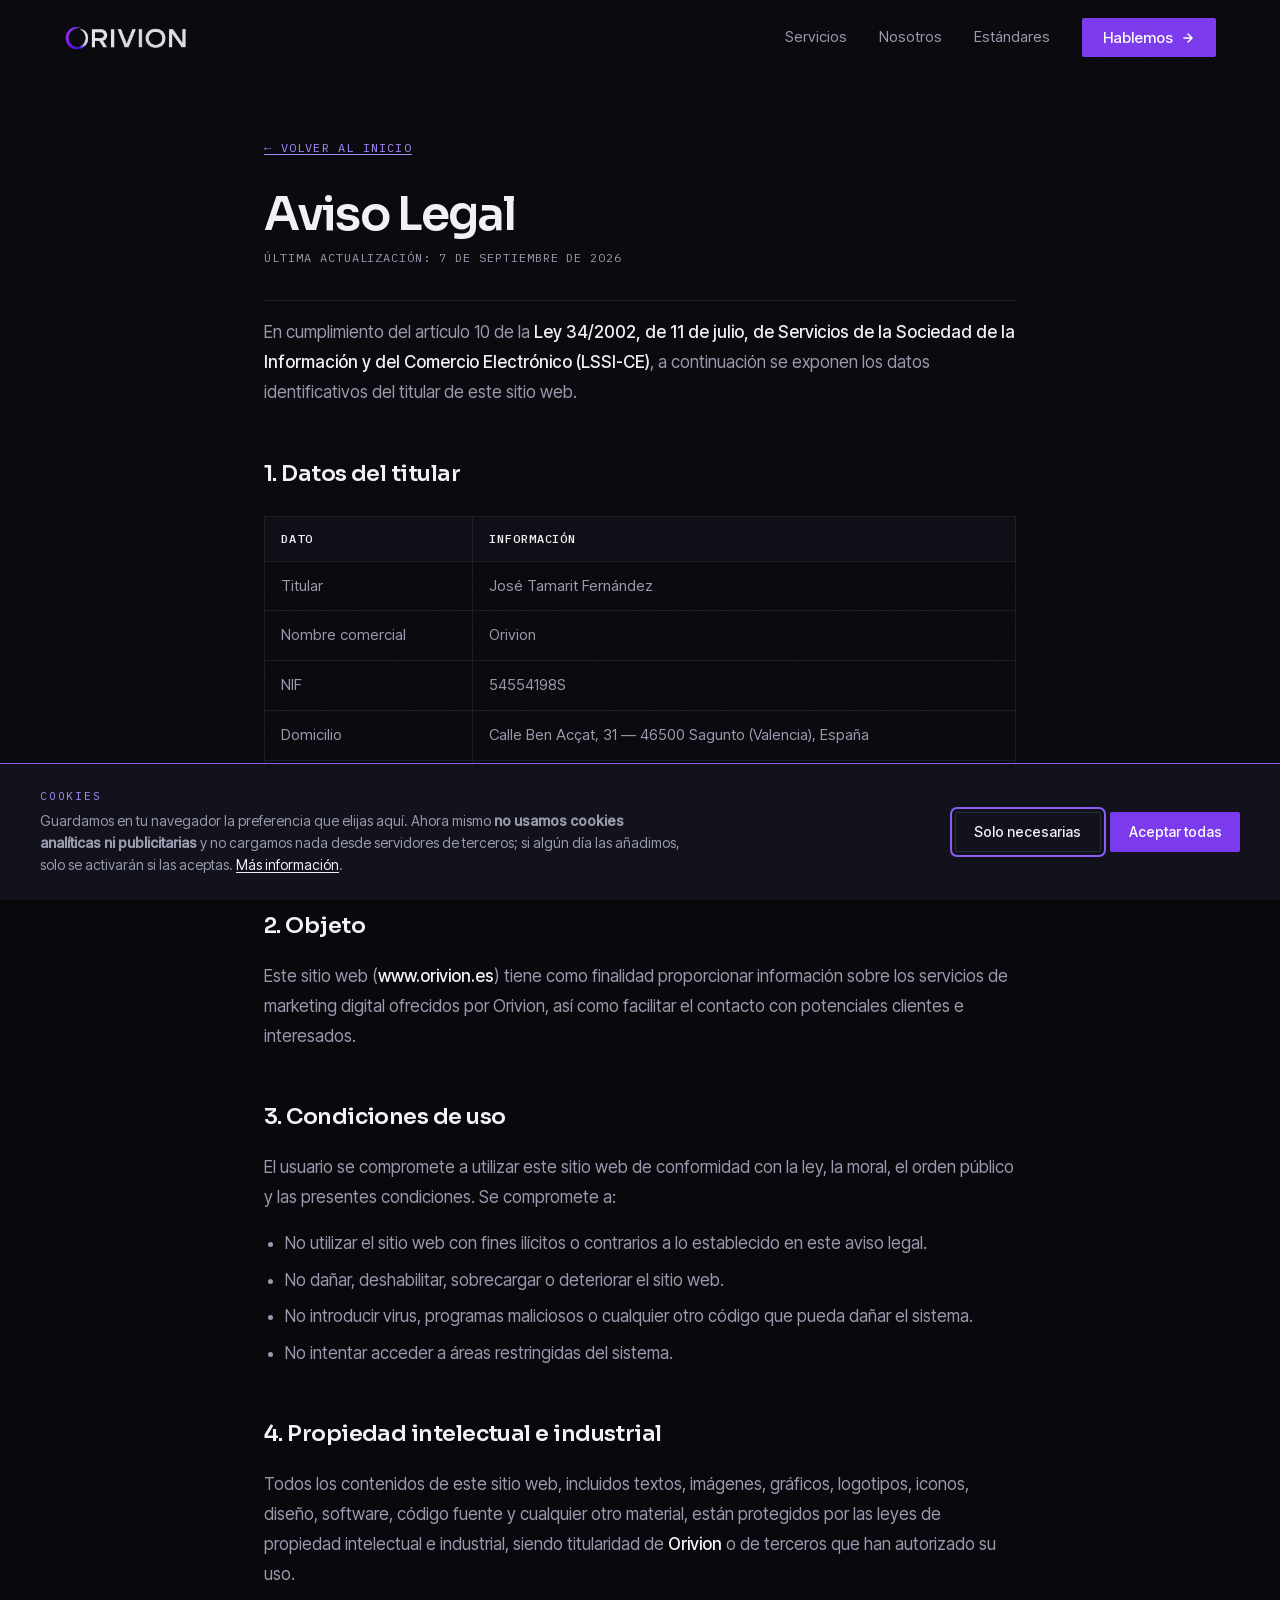
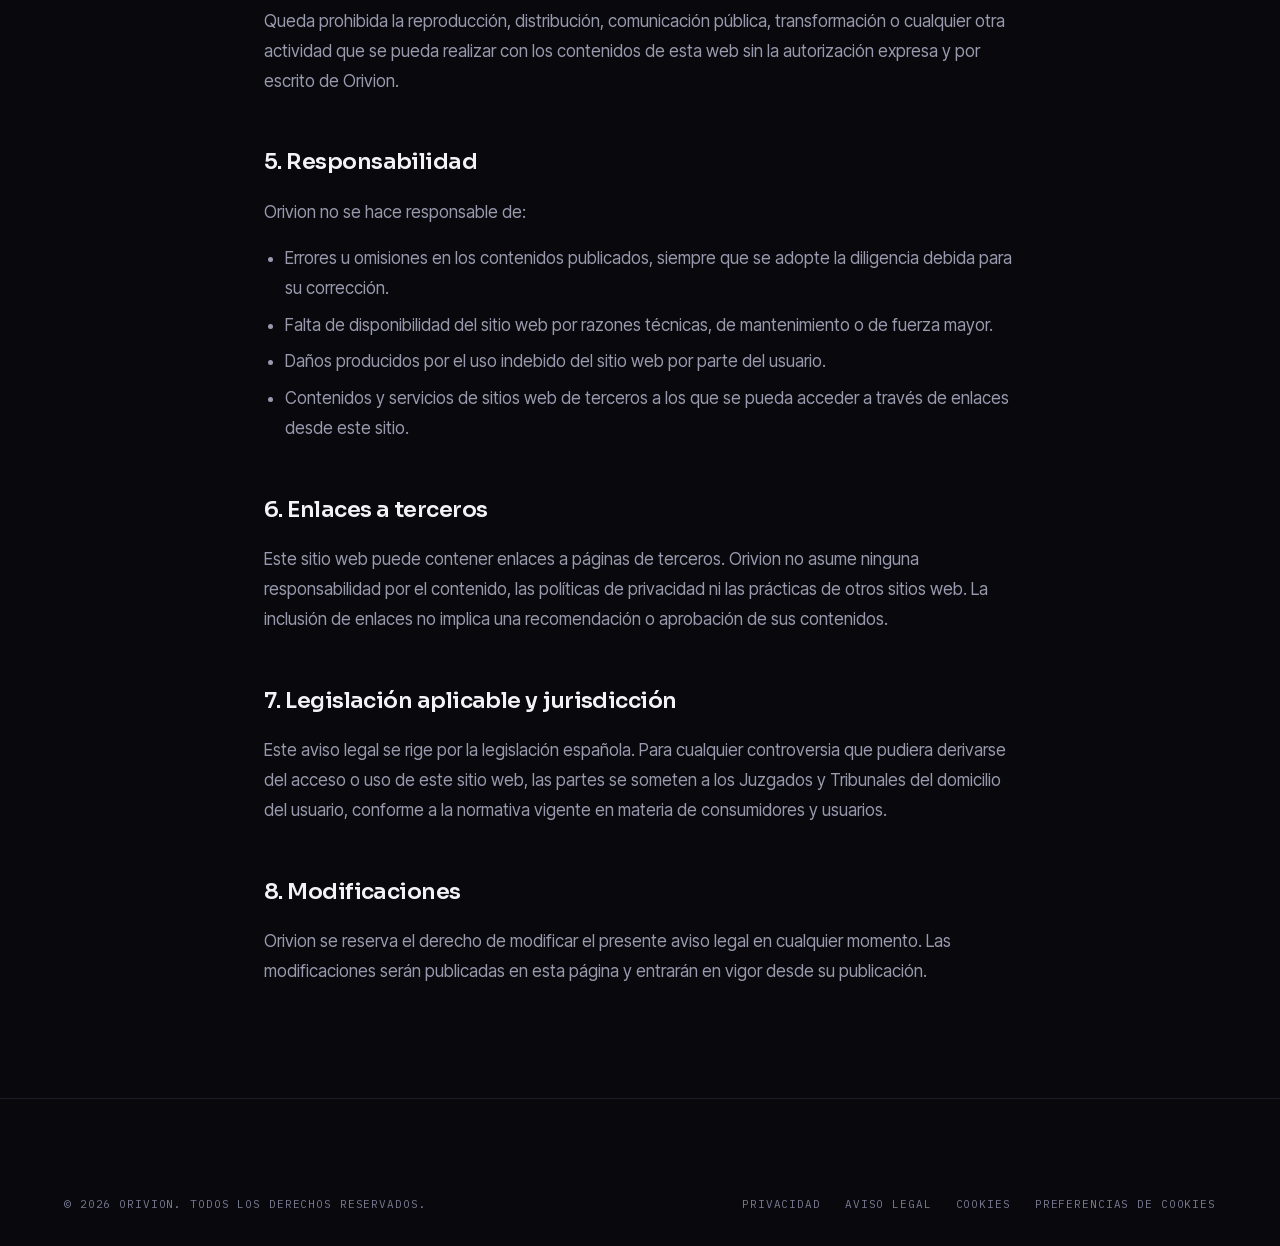
<file: aviso-legal.html>
<!DOCTYPE html>
<html lang="es">
<head>
  <meta charset="UTF-8">
  <meta name="viewport" content="width=device-width, initial-scale=1.0">
  <title>Aviso Legal — Orivion</title>
  <meta name="description" content="Aviso legal de Orivion. Información sobre el titular del sitio web conforme a la LSSI-CE.">
  <!-- La misma web se sirve tambien en orivionweb.vercel.app: el canonical
       le dice a Google cual es la buena. -->
  <link rel="canonical" href="https://www.orivion.es/aviso-legal.html">
  <meta name="theme-color" content="#08080D">

  <link rel="icon" type="image/png" href="img/favicon.png">
  <link rel="apple-touch-icon" href="img/apple-touch-icon.png">

  <!-- Fuentes autoalojadas: cargarlas desde Google enviaria la IP del
       visitante a un tercero antes de que haya consentido nada. -->
  <link rel="preload" href="fonts/inter-tight-latin.woff2" as="font" type="font/woff2" crossorigin>
  <link rel="preload" href="fonts/sora-latin.woff2" as="font" type="font/woff2" crossorigin>
  <link rel="stylesheet" href="fonts.css">
  <link rel="stylesheet" href="styles.css">
  <!-- Marca que el JS ha arrancado. Sin esto el contenido no se oculta nunca. -->
  <script>document.documentElement.classList.add('js');</script>
</head>
<body>

  <!-- Navbar simplified -->
  <nav class="navbar scrolled" id="navbar">
    <div class="container">
      <a href="index.html" class="navbar-logo">
        <img class="logo-img" src="img/orivion-logo.png" alt="Orivion" width="396" height="84" decoding="async">
      </a>
      <div class="navbar-links" id="nav-links">
        <a href="index.html#servicios">Servicios</a>
        <a href="index.html#nosotros">Nosotros</a>
        <a href="index.html#estandares">Estándares</a>
        <a href="index.html#contacto" class="navbar-cta">
          Hablemos
          <svg width="14" height="14" viewBox="0 0 24 24" fill="none" stroke="currentColor" stroke-width="2.5" stroke-linecap="round" stroke-linejoin="round" aria-hidden="true"><path d="M5 12h14M12 5l7 7-7 7"/></svg>
        </a>
      </div>

      <button class="menu-toggle" id="menu-toggle" aria-label="Abrir menú" aria-expanded="false" aria-controls="nav-links">
        <span></span>
        <span></span>
        <span></span>
      </button>
    </div>
  </nav>

  <main class="legal-page">
    <div class="container">
      <a href="index.html" class="legal-back">← Volver al inicio</a>

      <h1>Aviso Legal</h1>
      <p class="legal-updated">Última actualización: 7 de septiembre de 2026</p>

      <p>En cumplimiento del artículo 10 de la <strong>Ley 34/2002, de 11 de julio, de Servicios de la Sociedad de la Información y del Comercio Electrónico (LSSI-CE)</strong>, a continuación se exponen los datos identificativos del titular de este sitio web.</p>

      <h2>1. Datos del titular</h2>
      <table>
        <tr><th>Dato</th><th>Información</th></tr>
        <tr><td>Titular</td><td>José Tamarit Fernández</td></tr>
        <tr><td>Nombre comercial</td><td>Orivion</td></tr>
        <tr><td>NIF</td><td>54554198S</td></tr>
        <tr><td>Domicilio</td><td>Calle Ben Acçat, 31 — 46500 Sagunto (Valencia), España</td></tr>
        <tr><td>Teléfono</td><td><a href="tel:+34673774970">+34 673 77 49 70</a></td></tr>
        <!-- ⚠️ Sigue faltando el correo electrónico, que el art. 10.1.a de la
             LSSI-CE exige de forma expresa. El teléfono no lo sustituye.
             Cuando exista el buzón, añadir aquí una fila Email y también en el
             apartado 1 de privacidad.html y en el pie de index.html. -->
        <tr><td>Actividad</td><td>Servicios de marketing digital y consultoría</td></tr>
      </table>

      <h2>2. Objeto</h2>
      <p>Este sitio web (<strong>www.orivion.es</strong>) tiene como finalidad proporcionar información sobre los servicios de marketing digital ofrecidos por Orivion, así como facilitar el contacto con potenciales clientes e interesados.</p>

      <h2>3. Condiciones de uso</h2>
      <p>El usuario se compromete a utilizar este sitio web de conformidad con la ley, la moral, el orden público y las presentes condiciones. Se compromete a:</p>
      <ul>
        <li>No utilizar el sitio web con fines ilícitos o contrarios a lo establecido en este aviso legal.</li>
        <li>No dañar, deshabilitar, sobrecargar o deteriorar el sitio web.</li>
        <li>No introducir virus, programas maliciosos o cualquier otro código que pueda dañar el sistema.</li>
        <li>No intentar acceder a áreas restringidas del sistema.</li>
      </ul>

      <h2>4. Propiedad intelectual e industrial</h2>
      <p>Todos los contenidos de este sitio web, incluidos textos, imágenes, gráficos, logotipos, iconos, diseño, software, código fuente y cualquier otro material, están protegidos por las leyes de propiedad intelectual e industrial, siendo titularidad de <strong>Orivion</strong> o de terceros que han autorizado su uso.</p>
      <p>Queda prohibida la reproducción, distribución, comunicación pública, transformación o cualquier otra actividad que se pueda realizar con los contenidos de esta web sin la autorización expresa y por escrito de Orivion.</p>

      <h2>5. Responsabilidad</h2>
      <p>Orivion no se hace responsable de:</p>
      <ul>
        <li>Errores u omisiones en los contenidos publicados, siempre que se adopte la diligencia debida para su corrección.</li>
        <li>Falta de disponibilidad del sitio web por razones técnicas, de mantenimiento o de fuerza mayor.</li>
        <li>Daños producidos por el uso indebido del sitio web por parte del usuario.</li>
        <li>Contenidos y servicios de sitios web de terceros a los que se pueda acceder a través de enlaces desde este sitio.</li>
      </ul>

      <h2>6. Enlaces a terceros</h2>
      <p>Este sitio web puede contener enlaces a páginas de terceros. Orivion no asume ninguna responsabilidad por el contenido, las políticas de privacidad ni las prácticas de otros sitios web. La inclusión de enlaces no implica una recomendación o aprobación de sus contenidos.</p>

      <h2>7. Legislación aplicable y jurisdicción</h2>
      <p>Este aviso legal se rige por la legislación española. Para cualquier controversia que pudiera derivarse del acceso o uso de este sitio web, las partes se someten a los Juzgados y Tribunales del domicilio del usuario, conforme a la normativa vigente en materia de consumidores y usuarios.</p>

      <h2>8. Modificaciones</h2>
      <p>Orivion se reserva el derecho de modificar el presente aviso legal en cualquier momento. Las modificaciones serán publicadas en esta página y entrarán en vigor desde su publicación.</p>

    </div>
  </main>

  <!-- Footer simplified -->
  <footer class="footer">
    <div class="container">
      <div class="footer-bottom" style="border-top: none; padding-top: 0;">
        <p>&copy; 2026 Orivion. Todos los derechos reservados.</p>
        <div class="footer-bottom-links">
          <a href="privacidad.html">Privacidad</a>
          <a href="aviso-legal.html">Aviso Legal</a>
          <a href="cookies.html">Cookies</a>
          <a href="cookies.html" data-cookie-settings>Preferencias de cookies</a>
        </div>
      </div>
    </div>
  </footer>

  <!-- ======== BANNER DE COOKIES ======== -->
  <div class="cookie-banner" id="cookie-banner" role="region" aria-label="Aviso de cookies">
    <div class="cookie-banner-content">
      <div class="cookie-banner-text">
        <p>Cookies</p>
        <p>Guardamos en tu navegador la preferencia que elijas aquí. Ahora mismo <strong>no usamos cookies analíticas ni publicitarias</strong> y no cargamos nada desde servidores de terceros; si algún día las añadimos, solo se activarán si las aceptas. <a href="cookies.html">Más información</a>.</p>
      </div>
      <div class="cookie-banner-actions">
        <button class="cookie-btn-reject" id="cookie-reject">Solo necesarias</button>
        <button class="cookie-btn-accept" id="cookie-accept">Aceptar todas</button>
      </div>
    </div>
  </div>

  <script src="script.js"></script>
</body>
</html>
</file>
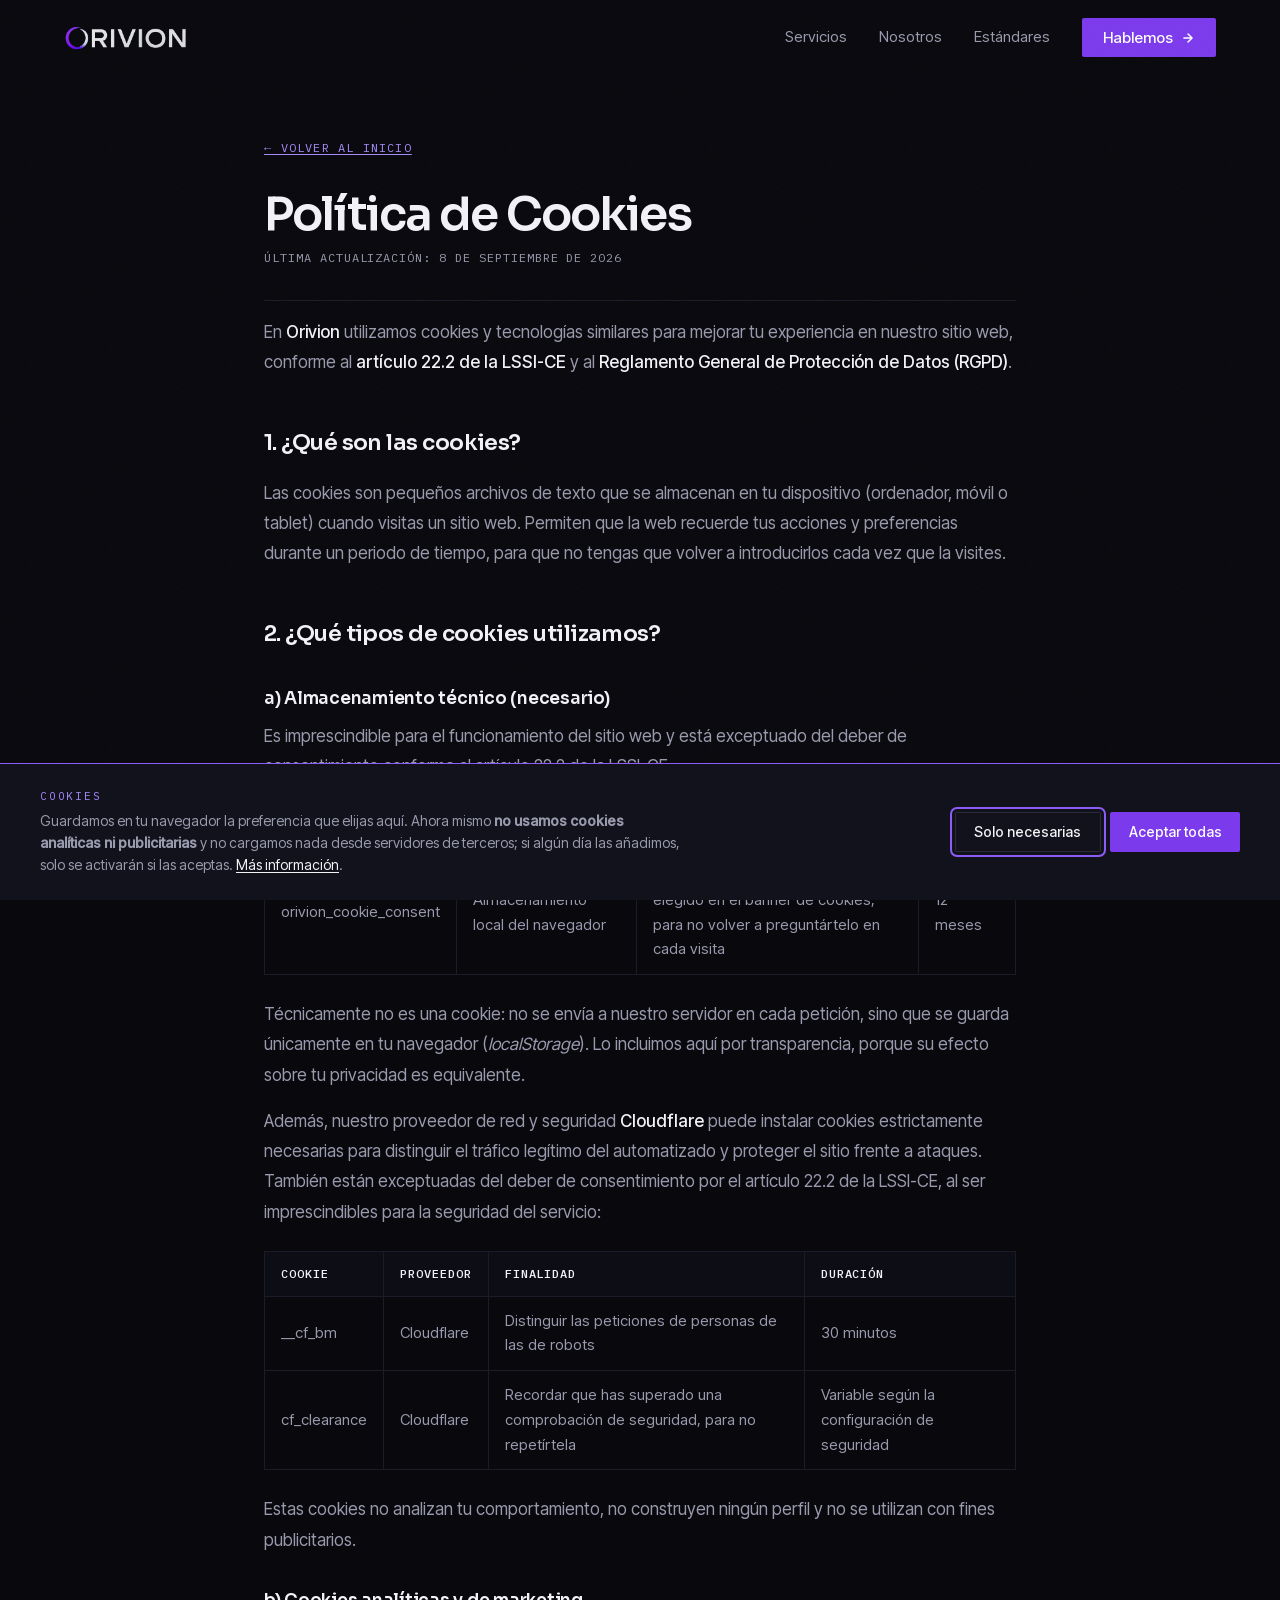
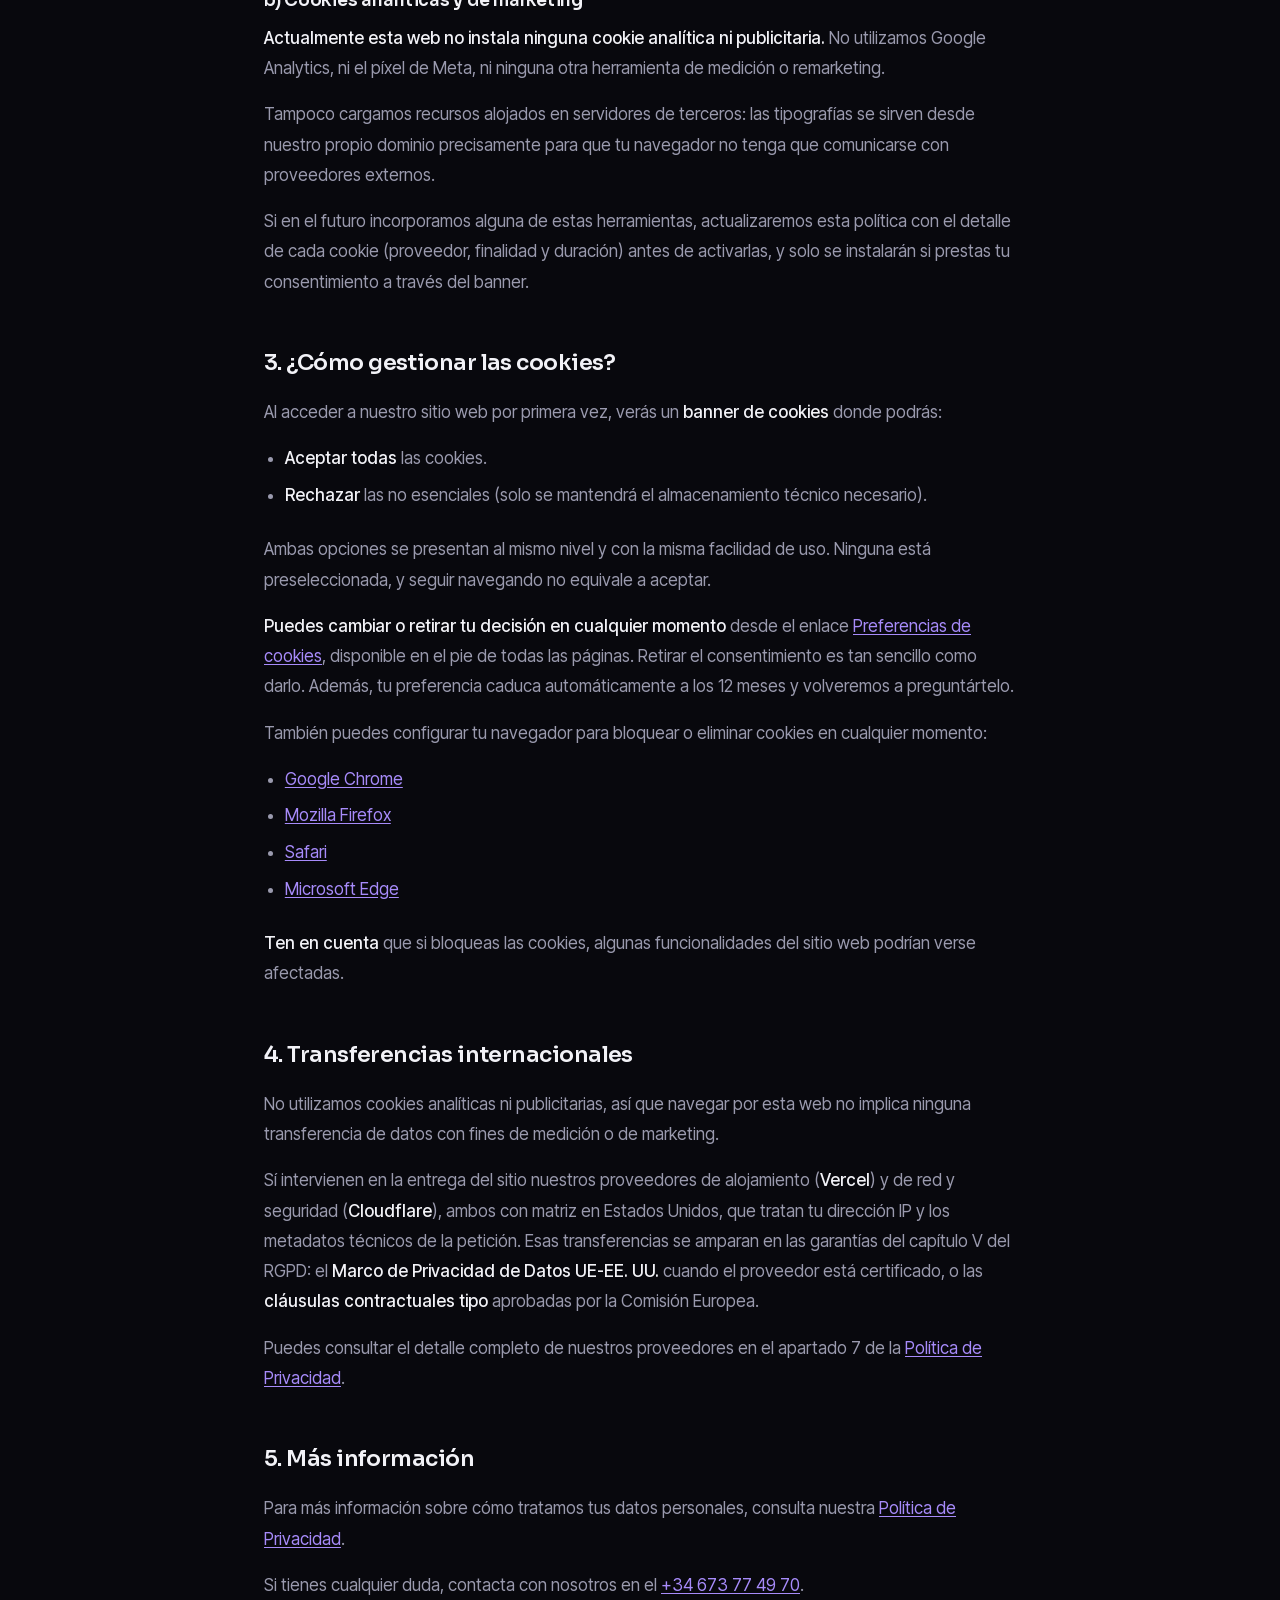
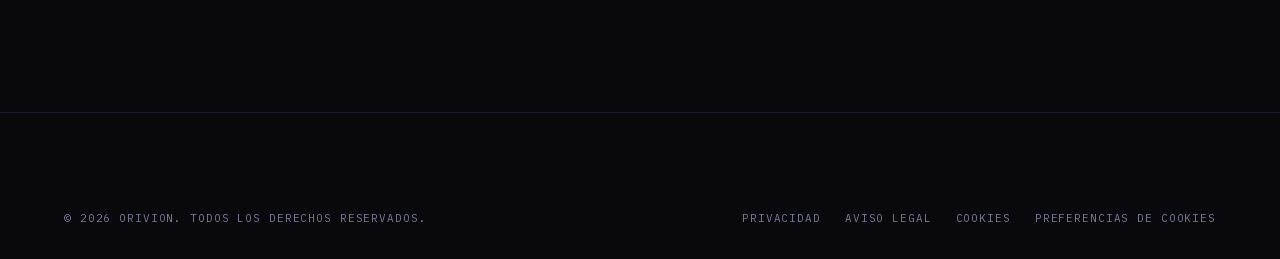
<file: cookies.html>
<!DOCTYPE html>
<html lang="es">
<head>
  <meta charset="UTF-8">
  <meta name="viewport" content="width=device-width, initial-scale=1.0">
  <title>Política de Cookies — Orivion</title>
  <meta name="description" content="Política de cookies de Orivion. Información sobre qué cookies utilizamos y cómo gestionarlas.">
  <!-- La misma web se sirve tambien en orivionweb.vercel.app: el canonical
       le dice a Google cual es la buena. -->
  <link rel="canonical" href="https://www.orivion.es/cookies.html">
  <meta name="theme-color" content="#08080D">

  <link rel="icon" type="image/png" href="img/favicon.png">
  <link rel="apple-touch-icon" href="img/apple-touch-icon.png">

  <!-- Fuentes autoalojadas: cargarlas desde Google enviaria la IP del
       visitante a un tercero antes de que haya consentido nada. -->
  <link rel="preload" href="fonts/inter-tight-latin.woff2" as="font" type="font/woff2" crossorigin>
  <link rel="preload" href="fonts/sora-latin.woff2" as="font" type="font/woff2" crossorigin>
  <link rel="stylesheet" href="fonts.css">
  <link rel="stylesheet" href="styles.css">
  <!-- Marca que el JS ha arrancado. Sin esto el contenido no se oculta nunca. -->
  <script>document.documentElement.classList.add('js');</script>
</head>
<body>

  <!-- Navbar simplified -->
  <nav class="navbar scrolled" id="navbar">
    <div class="container">
      <a href="index.html" class="navbar-logo">
        <img class="logo-img" src="img/orivion-logo.png" alt="Orivion" width="396" height="84" decoding="async">
      </a>
      <div class="navbar-links" id="nav-links">
        <a href="index.html#servicios">Servicios</a>
        <a href="index.html#nosotros">Nosotros</a>
        <a href="index.html#estandares">Estándares</a>
        <a href="index.html#contacto" class="navbar-cta">
          Hablemos
          <svg width="14" height="14" viewBox="0 0 24 24" fill="none" stroke="currentColor" stroke-width="2.5" stroke-linecap="round" stroke-linejoin="round" aria-hidden="true"><path d="M5 12h14M12 5l7 7-7 7"/></svg>
        </a>
      </div>

      <button class="menu-toggle" id="menu-toggle" aria-label="Abrir menú" aria-expanded="false" aria-controls="nav-links">
        <span></span>
        <span></span>
        <span></span>
      </button>
    </div>
  </nav>

  <main class="legal-page">
    <div class="container">
      <a href="index.html" class="legal-back">← Volver al inicio</a>

      <h1>Política de Cookies</h1>
      <p class="legal-updated">Última actualización: 8 de septiembre de 2026</p>

      <p>En <strong>Orivion</strong> utilizamos cookies y tecnologías similares para mejorar tu experiencia en nuestro sitio web, conforme al <strong>artículo 22.2 de la LSSI-CE</strong> y al <strong>Reglamento General de Protección de Datos (RGPD)</strong>.</p>

      <h2>1. ¿Qué son las cookies?</h2>
      <p>Las cookies son pequeños archivos de texto que se almacenan en tu dispositivo (ordenador, móvil o tablet) cuando visitas un sitio web. Permiten que la web recuerde tus acciones y preferencias durante un periodo de tiempo, para que no tengas que volver a introducirlos cada vez que la visites.</p>

      <h2>2. ¿Qué tipos de cookies utilizamos?</h2>

      <h3>a) Almacenamiento técnico (necesario)</h3>
      <p>Es imprescindible para el funcionamiento del sitio web y está exceptuado del deber de consentimiento conforme al artículo 22.2 de la LSSI-CE.</p>
      <table>
        <tr><th>Identificador</th><th>Tipo</th><th>Finalidad</th><th>Duración</th></tr>
        <tr><td>orivion_cookie_consent</td><td>Almacenamiento local del navegador</td><td>Recordar la preferencia que has elegido en el banner de cookies, para no volver a preguntártelo en cada visita</td><td>12 meses</td></tr>
      </table>
      <p>Técnicamente no es una cookie: no se envía a nuestro servidor en cada petición, sino que se guarda únicamente en tu navegador (<em>localStorage</em>). Lo incluimos aquí por transparencia, porque su efecto sobre tu privacidad es equivalente.</p>

      <p>Además, nuestro proveedor de red y seguridad <strong>Cloudflare</strong> puede instalar cookies estrictamente necesarias para distinguir el tráfico legítimo del automatizado y proteger el sitio frente a ataques. También están exceptuadas del deber de consentimiento por el artículo 22.2 de la LSSI-CE, al ser imprescindibles para la seguridad del servicio:</p>
      <table>
        <tr><th>Cookie</th><th>Proveedor</th><th>Finalidad</th><th>Duración</th></tr>
        <tr><td>__cf_bm</td><td>Cloudflare</td><td>Distinguir las peticiones de personas de las de robots</td><td>30 minutos</td></tr>
        <tr><td>cf_clearance</td><td>Cloudflare</td><td>Recordar que has superado una comprobación de seguridad, para no repetírtela</td><td>Variable según la configuración de seguridad</td></tr>
      </table>
      <p>Estas cookies no analizan tu comportamiento, no construyen ningún perfil y no se utilizan con fines publicitarios.</p>

      <h3>b) Cookies analíticas y de marketing</h3>
      <p><strong>Actualmente esta web no instala ninguna cookie analítica ni publicitaria.</strong> No utilizamos Google Analytics, ni el píxel de Meta, ni ninguna otra herramienta de medición o remarketing.</p>
      <p>Tampoco cargamos recursos alojados en servidores de terceros: las tipografías se sirven desde nuestro propio dominio precisamente para que tu navegador no tenga que comunicarse con proveedores externos.</p>
      <p>Si en el futuro incorporamos alguna de estas herramientas, actualizaremos esta política con el detalle de cada cookie (proveedor, finalidad y duración) antes de activarlas, y solo se instalarán si prestas tu consentimiento a través del banner.</p>

      <h2>3. ¿Cómo gestionar las cookies?</h2>
      <p>Al acceder a nuestro sitio web por primera vez, verás un <strong>banner de cookies</strong> donde podrás:</p>
      <ul>
        <li><strong>Aceptar todas</strong> las cookies.</li>
        <li><strong>Rechazar</strong> las no esenciales (solo se mantendrá el almacenamiento técnico necesario).</li>
      </ul>
      <p>Ambas opciones se presentan al mismo nivel y con la misma facilidad de uso. Ninguna está preseleccionada, y seguir navegando no equivale a aceptar.</p>
      <p><strong>Puedes cambiar o retirar tu decisión en cualquier momento</strong> desde el enlace <a href="#" data-cookie-settings>Preferencias de cookies</a>, disponible en el pie de todas las páginas. Retirar el consentimiento es tan sencillo como darlo. Además, tu preferencia caduca automáticamente a los 12 meses y volveremos a preguntártelo.</p>

      <p>También puedes configurar tu navegador para bloquear o eliminar cookies en cualquier momento:</p>
      <ul>
        <li><a href="https://support.google.com/chrome/answer/95647" target="_blank" rel="noopener">Google Chrome</a></li>
        <li><a href="https://support.mozilla.org/es/kb/cookies-informacion-que-los-sitios-web-guardan-en-" target="_blank" rel="noopener">Mozilla Firefox</a></li>
        <li><a href="https://support.apple.com/es-es/guide/safari/sfri11471/mac" target="_blank" rel="noopener">Safari</a></li>
        <li><a href="https://support.microsoft.com/es-es/microsoft-edge/eliminar-cookies-en-microsoft-edge-63947406-40ac-c3b8-57b9-2a946a29ae09" target="_blank" rel="noopener">Microsoft Edge</a></li>
      </ul>
      <p><strong>Ten en cuenta</strong> que si bloqueas las cookies, algunas funcionalidades del sitio web podrían verse afectadas.</p>

      <h2>4. Transferencias internacionales</h2>
      <p>No utilizamos cookies analíticas ni publicitarias, así que navegar por esta web no implica ninguna transferencia de datos con fines de medición o de marketing.</p>
      <p>Sí intervienen en la entrega del sitio nuestros proveedores de alojamiento (<strong>Vercel</strong>) y de red y seguridad (<strong>Cloudflare</strong>), ambos con matriz en Estados Unidos, que tratan tu dirección IP y los metadatos técnicos de la petición. Esas transferencias se amparan en las garantías del capítulo V del RGPD: el <strong>Marco de Privacidad de Datos UE-EE. UU.</strong> cuando el proveedor está certificado, o las <strong>cláusulas contractuales tipo</strong> aprobadas por la Comisión Europea.</p>
      <p>Puedes consultar el detalle completo de nuestros proveedores en el apartado 7 de la <a href="privacidad.html">Política de Privacidad</a>.</p>

      <h2>5. Más información</h2>
      <p>Para más información sobre cómo tratamos tus datos personales, consulta nuestra <a href="privacidad.html">Política de Privacidad</a>.</p>
      <p>Si tienes cualquier duda, contacta con nosotros en el <a href="tel:+34673774970">+34 673 77 49 70</a>.</p>

    </div>
  </main>

  <!-- Footer simplified -->
  <footer class="footer">
    <div class="container">
      <div class="footer-bottom" style="border-top: none; padding-top: 0;">
        <p>&copy; 2026 Orivion. Todos los derechos reservados.</p>
        <div class="footer-bottom-links">
          <a href="privacidad.html">Privacidad</a>
          <a href="aviso-legal.html">Aviso Legal</a>
          <a href="cookies.html">Cookies</a>
          <a href="cookies.html" data-cookie-settings>Preferencias de cookies</a>
        </div>
      </div>
    </div>
  </footer>

  <!-- ======== BANNER DE COOKIES ======== -->
  <div class="cookie-banner" id="cookie-banner" role="region" aria-label="Aviso de cookies">
    <div class="cookie-banner-content">
      <div class="cookie-banner-text">
        <p>Cookies</p>
        <p>Guardamos en tu navegador la preferencia que elijas aquí. Ahora mismo <strong>no usamos cookies analíticas ni publicitarias</strong> y no cargamos nada desde servidores de terceros; si algún día las añadimos, solo se activarán si las aceptas. <a href="cookies.html">Más información</a>.</p>
      </div>
      <div class="cookie-banner-actions">
        <button class="cookie-btn-reject" id="cookie-reject">Solo necesarias</button>
        <button class="cookie-btn-accept" id="cookie-accept">Aceptar todas</button>
      </div>
    </div>
  </div>

  <script src="script.js"></script>
</body>
</html>
</file>
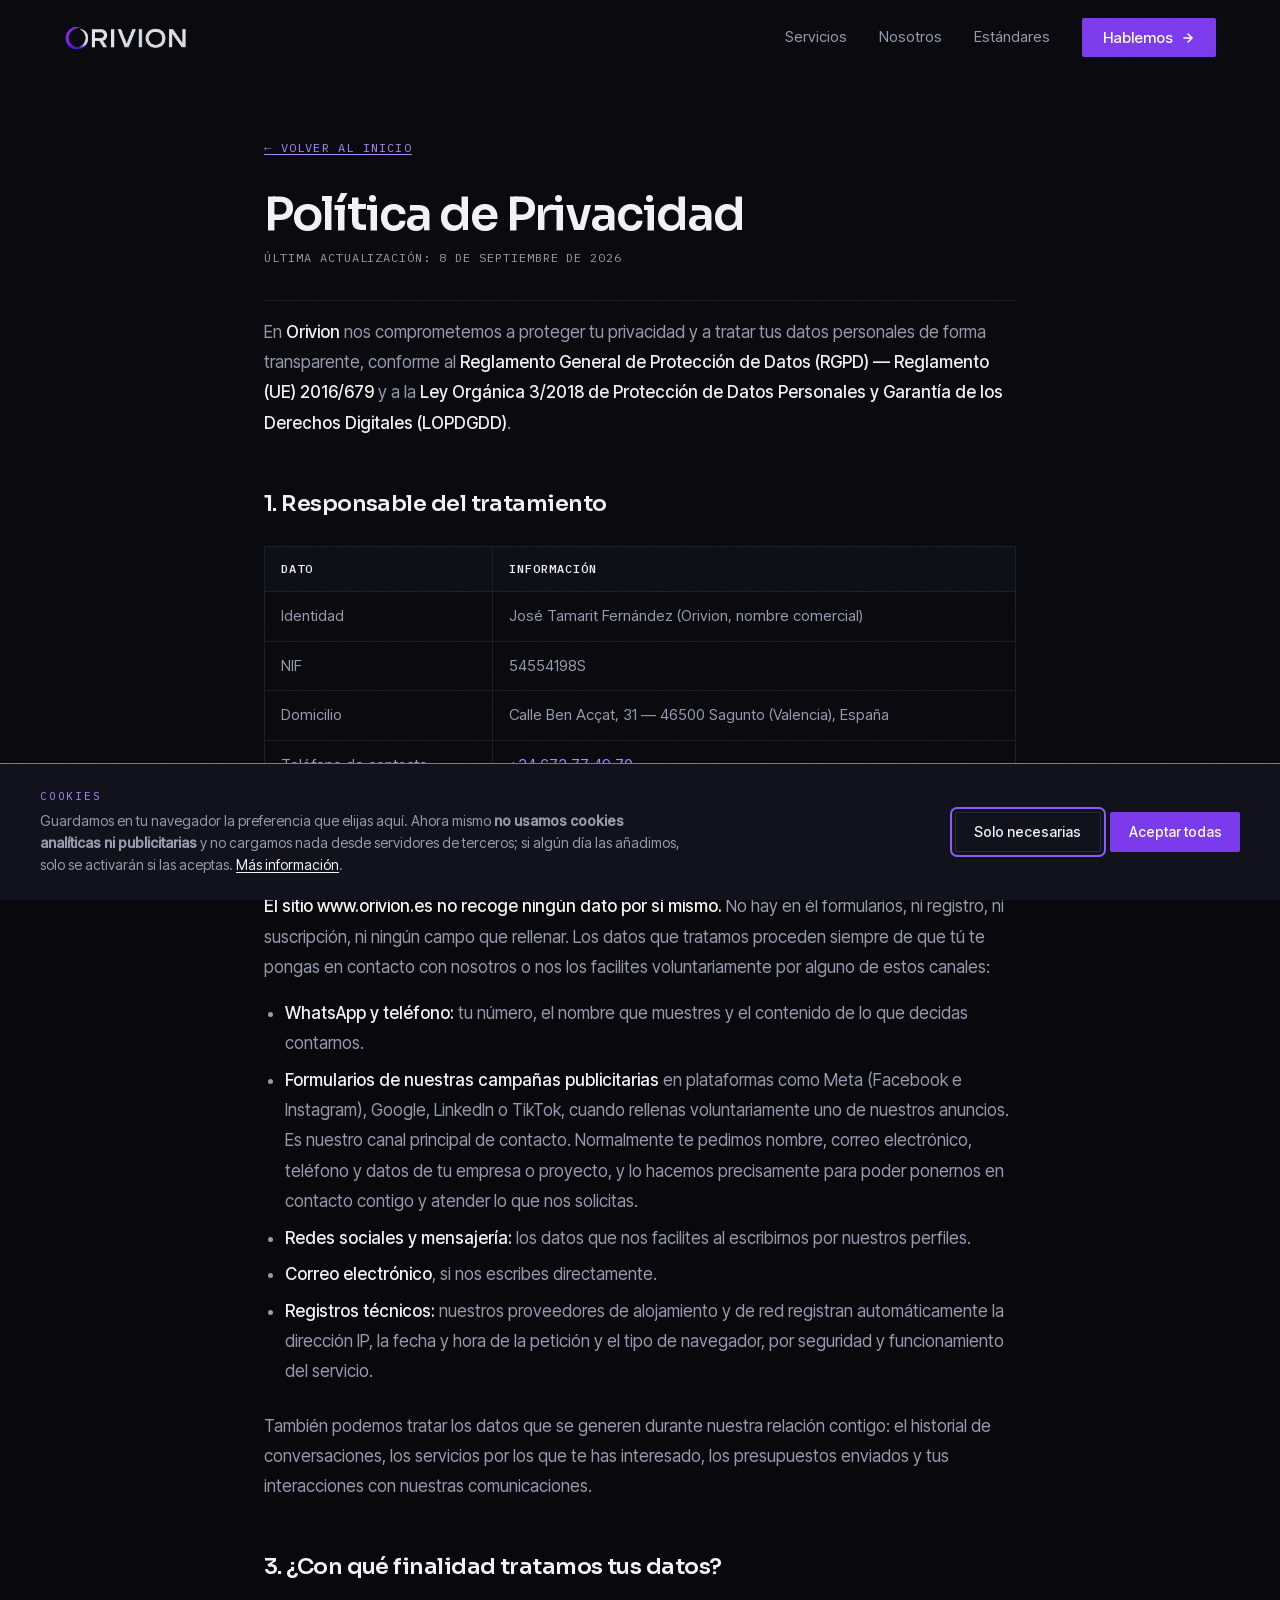
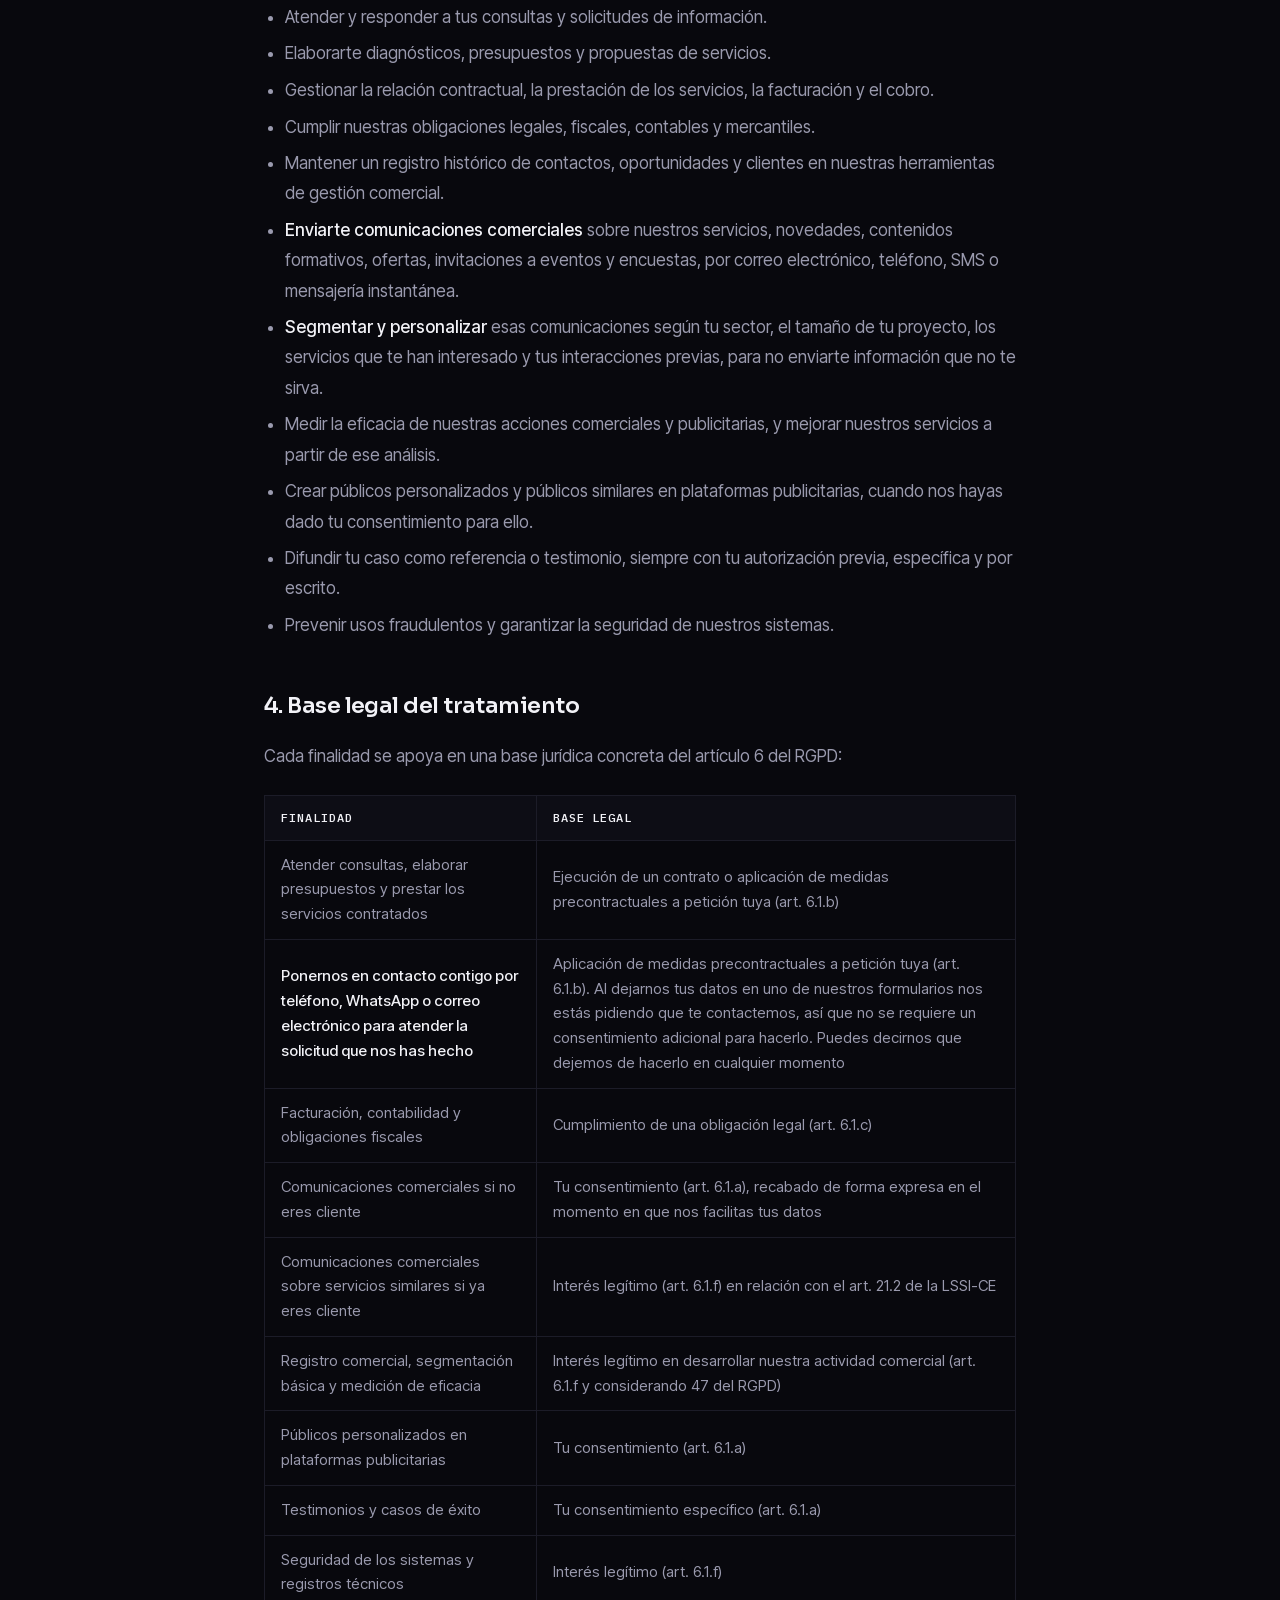
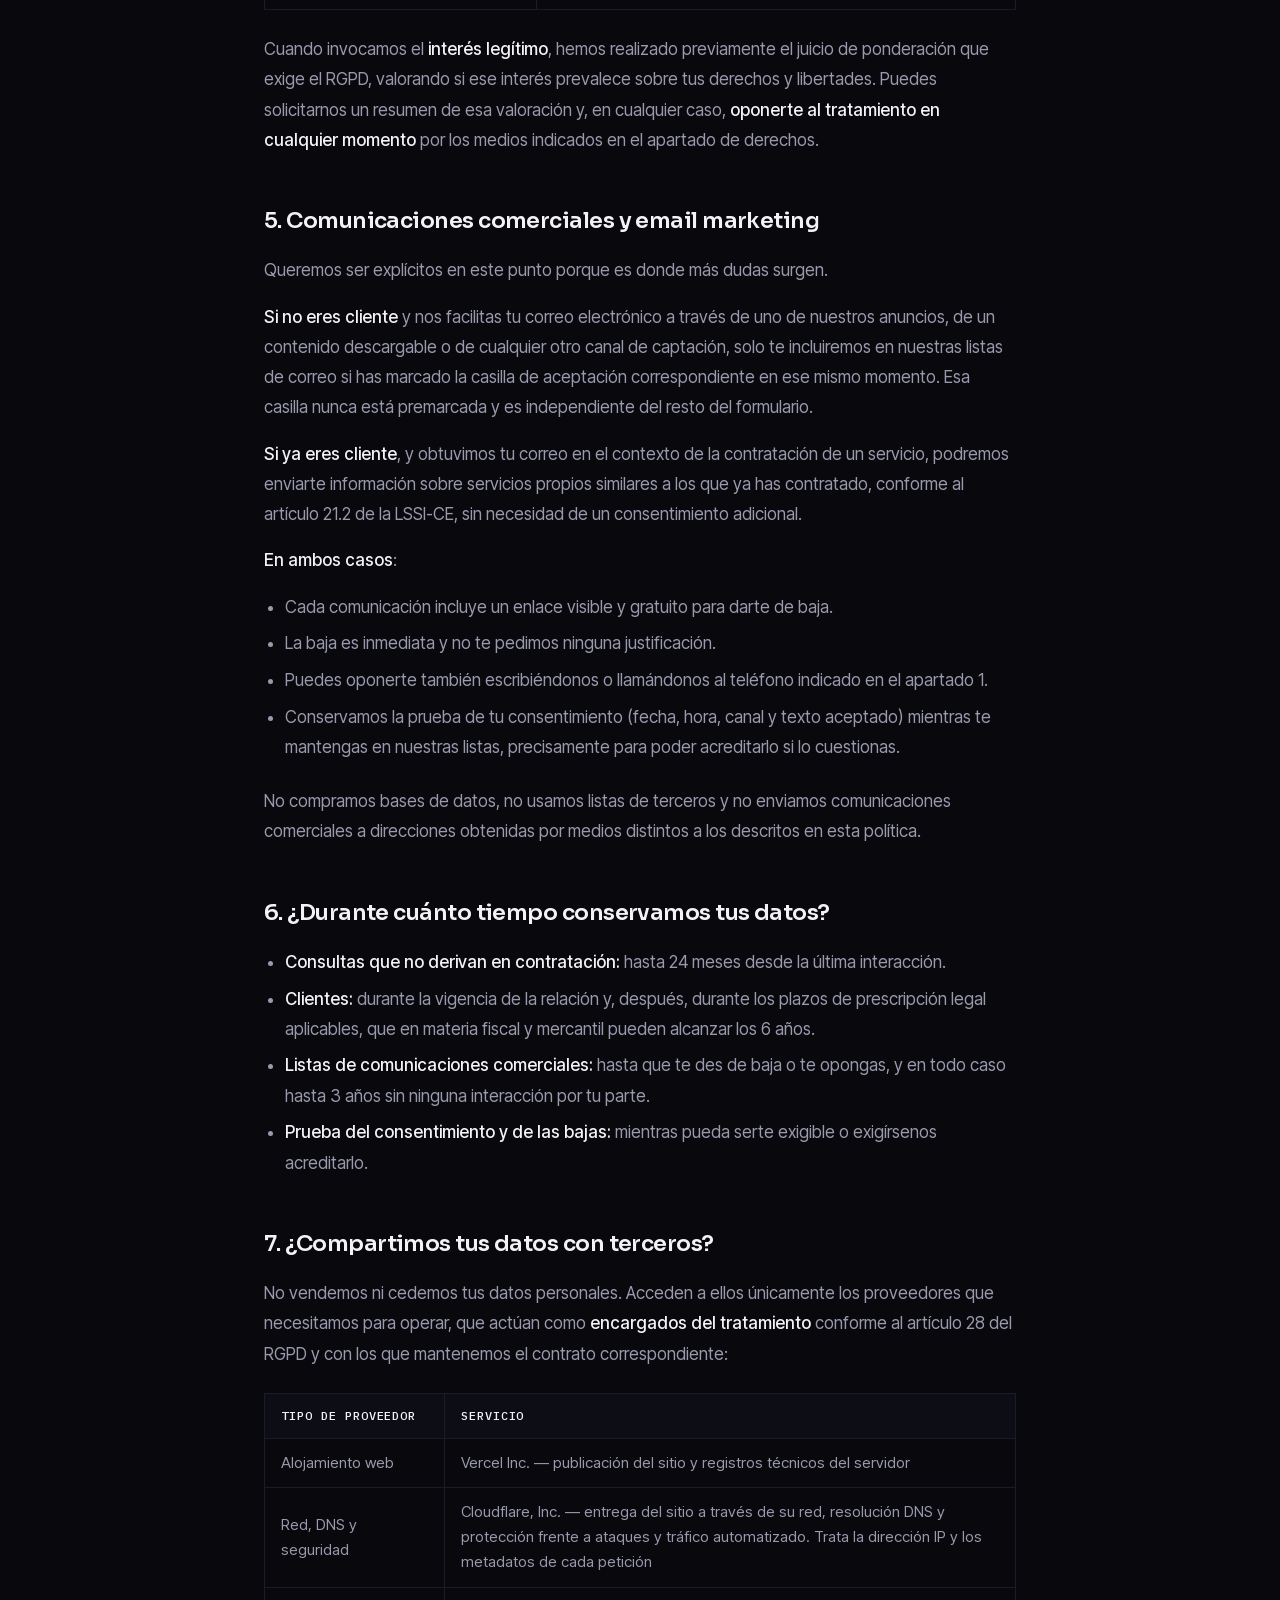
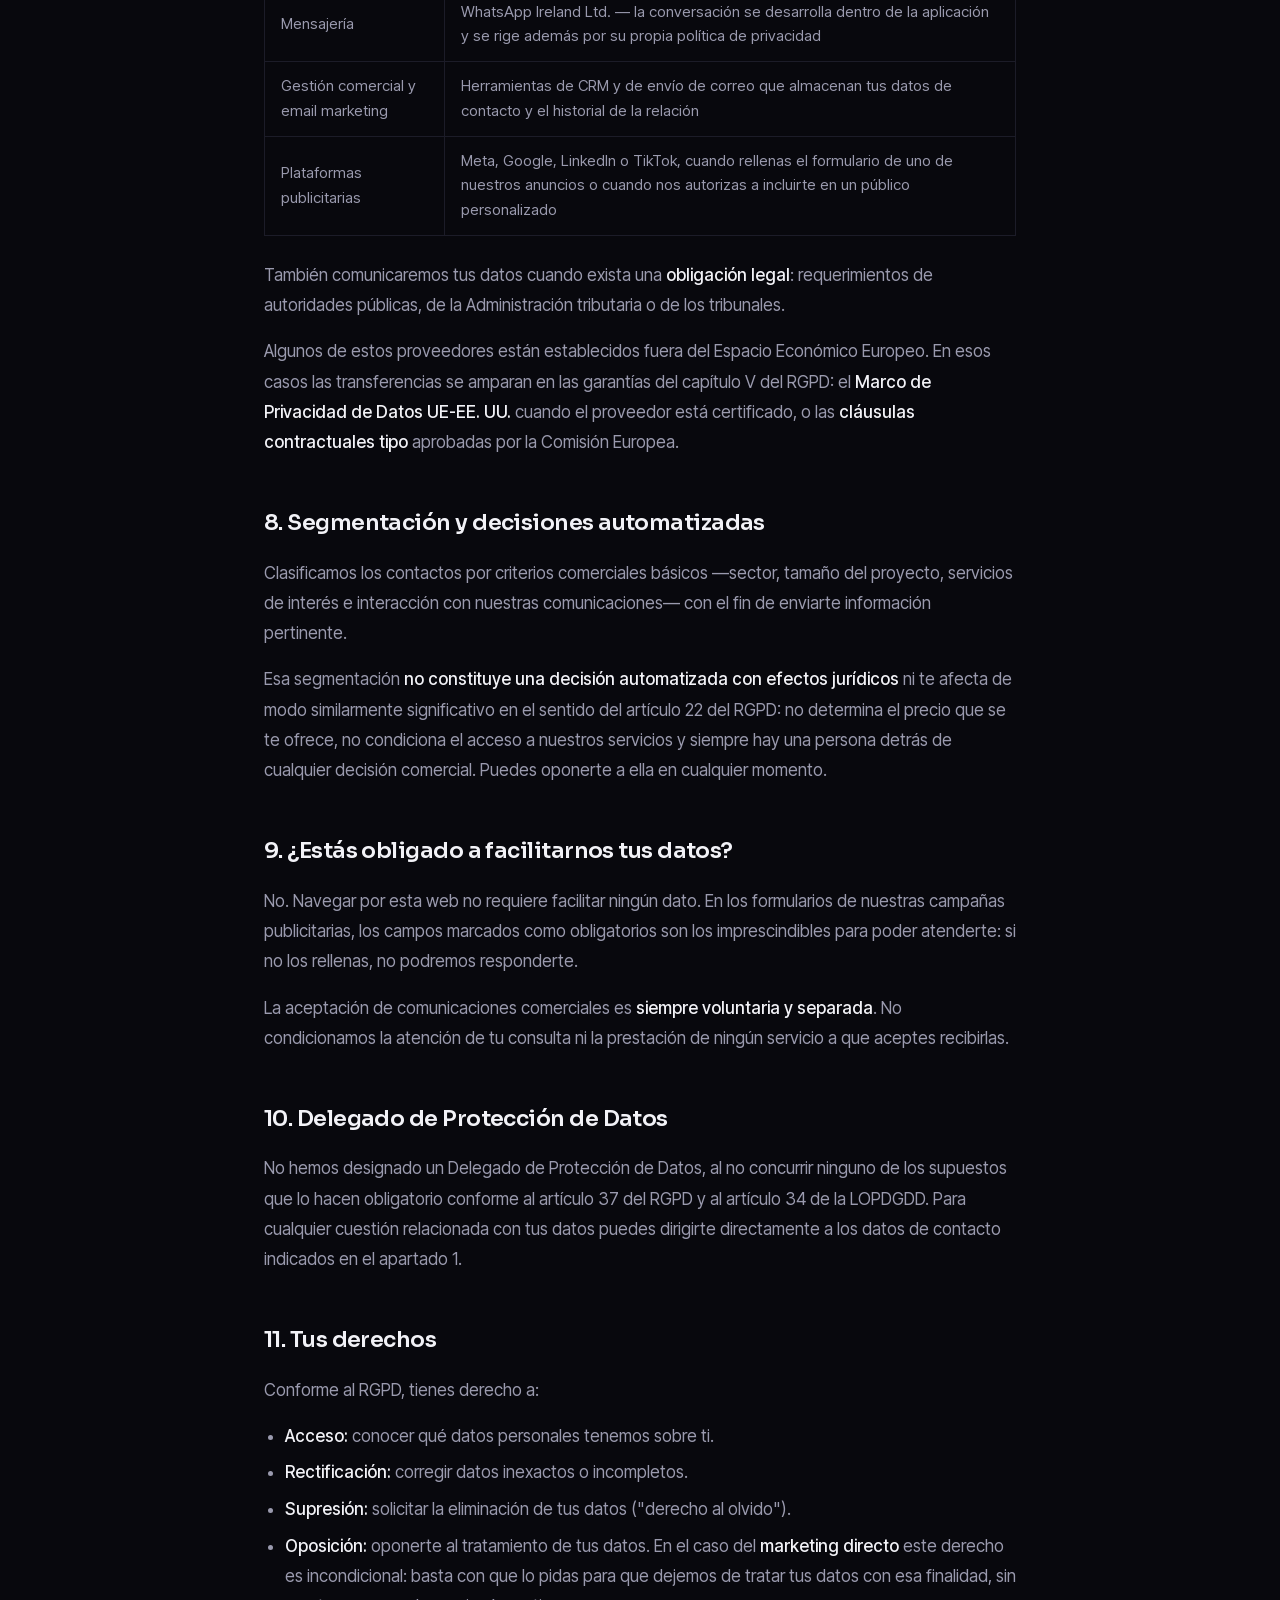
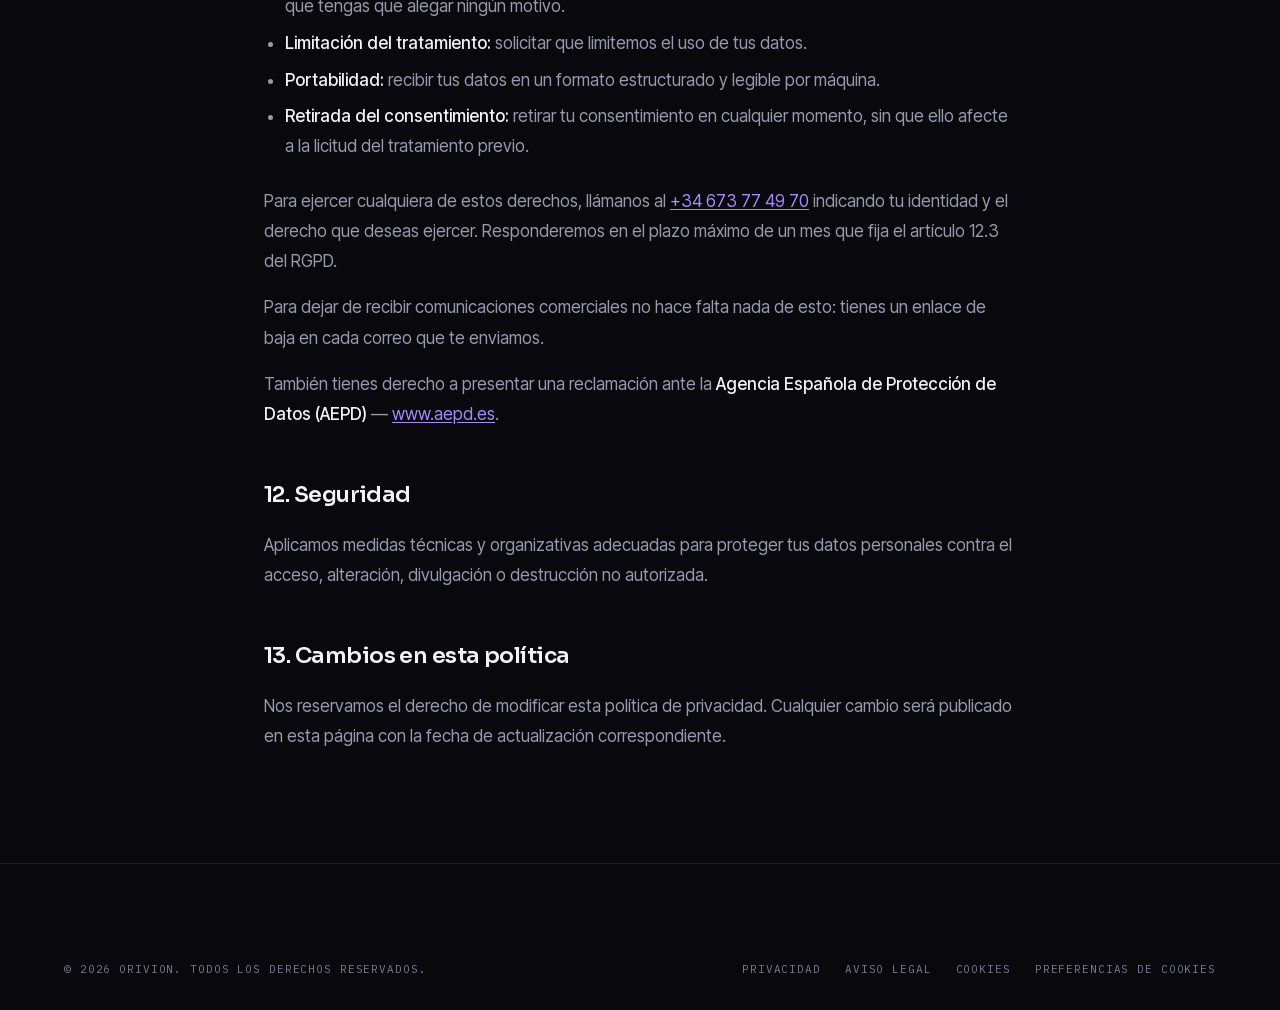
<file: privacidad.html>
<!DOCTYPE html>
<html lang="es">
<head>
  <meta charset="UTF-8">
  <meta name="viewport" content="width=device-width, initial-scale=1.0">
  <title>Política de Privacidad — Orivion</title>
  <meta name="description" content="Política de privacidad de Orivion. Información sobre el tratamiento de datos personales conforme al RGPD.">
  <!-- La misma web se sirve tambien en orivionweb.vercel.app: el canonical
       le dice a Google cual es la buena. -->
  <link rel="canonical" href="https://www.orivion.es/privacidad.html">
  <meta name="theme-color" content="#08080D">

  <link rel="icon" type="image/png" href="img/favicon.png">
  <link rel="apple-touch-icon" href="img/apple-touch-icon.png">

  <!-- Fuentes autoalojadas: cargarlas desde Google enviaria la IP del
       visitante a un tercero antes de que haya consentido nada. -->
  <link rel="preload" href="fonts/inter-tight-latin.woff2" as="font" type="font/woff2" crossorigin>
  <link rel="preload" href="fonts/sora-latin.woff2" as="font" type="font/woff2" crossorigin>
  <link rel="stylesheet" href="fonts.css">
  <link rel="stylesheet" href="styles.css">
  <!-- Marca que el JS ha arrancado. Sin esto el contenido no se oculta nunca. -->
  <script>document.documentElement.classList.add('js');</script>
</head>
<body>

  <!-- Navbar simplified -->
  <nav class="navbar scrolled" id="navbar">
    <div class="container">
      <a href="index.html" class="navbar-logo">
        <img class="logo-img" src="img/orivion-logo.png" alt="Orivion" width="396" height="84" decoding="async">
      </a>
      <div class="navbar-links" id="nav-links">
        <a href="index.html#servicios">Servicios</a>
        <a href="index.html#nosotros">Nosotros</a>
        <a href="index.html#estandares">Estándares</a>
        <a href="index.html#contacto" class="navbar-cta">
          Hablemos
          <svg width="14" height="14" viewBox="0 0 24 24" fill="none" stroke="currentColor" stroke-width="2.5" stroke-linecap="round" stroke-linejoin="round" aria-hidden="true"><path d="M5 12h14M12 5l7 7-7 7"/></svg>
        </a>
      </div>

      <button class="menu-toggle" id="menu-toggle" aria-label="Abrir menú" aria-expanded="false" aria-controls="nav-links">
        <span></span>
        <span></span>
        <span></span>
      </button>
    </div>
  </nav>

  <main class="legal-page">
    <div class="container">
      <a href="index.html" class="legal-back">← Volver al inicio</a>

      <h1>Política de Privacidad</h1>
      <p class="legal-updated">Última actualización: 8 de septiembre de 2026</p>

      <p>En <strong>Orivion</strong> nos comprometemos a proteger tu privacidad y a tratar tus datos personales de forma transparente, conforme al <strong>Reglamento General de Protección de Datos (RGPD) — Reglamento (UE) 2016/679</strong> y a la <strong>Ley Orgánica 3/2018 de Protección de Datos Personales y Garantía de los Derechos Digitales (LOPDGDD)</strong>.</p>

      <h2>1. Responsable del tratamiento</h2>
      <table>
        <tr><th>Dato</th><th>Información</th></tr>
        <tr><td>Identidad</td><td>José Tamarit Fernández (Orivion, nombre comercial)</td></tr>
        <tr><td>NIF</td><td>54554198S</td></tr>
        <tr><td>Domicilio</td><td>Calle Ben Acçat, 31 — 46500 Sagunto (Valencia), España</td></tr>
        <tr><td>Teléfono de contacto</td><td><a href="tel:+34673774970">+34 673 77 49 70</a></td></tr>
      </table>

      <h2>2. ¿Qué datos tratamos y de dónde proceden?</h2>
      <p><strong>El sitio www.orivion.es no recoge ningún dato por sí mismo.</strong> No hay en él formularios, ni registro, ni suscripción, ni ningún campo que rellenar. Los datos que tratamos proceden siempre de que tú te pongas en contacto con nosotros o nos los facilites voluntariamente por alguno de estos canales:</p>
      <ul>
        <li><strong>WhatsApp y teléfono:</strong> tu número, el nombre que muestres y el contenido de lo que decidas contarnos.</li>
        <li><strong>Formularios de nuestras campañas publicitarias</strong> en plataformas como Meta (Facebook e Instagram), Google, LinkedIn o TikTok, cuando rellenas voluntariamente uno de nuestros anuncios. Es nuestro canal principal de contacto. Normalmente te pedimos nombre, correo electrónico, teléfono y datos de tu empresa o proyecto, y lo hacemos precisamente para poder ponernos en contacto contigo y atender lo que nos solicitas.</li>
        <li><strong>Redes sociales y mensajería:</strong> los datos que nos facilites al escribirnos por nuestros perfiles.</li>
        <li><strong>Correo electrónico</strong>, si nos escribes directamente.</li>
        <li><strong>Registros técnicos:</strong> nuestros proveedores de alojamiento y de red registran automáticamente la dirección IP, la fecha y hora de la petición y el tipo de navegador, por seguridad y funcionamiento del servicio.</li>
      </ul>
      <p>También podemos tratar los datos que se generen durante nuestra relación contigo: el historial de conversaciones, los servicios por los que te has interesado, los presupuestos enviados y tus interacciones con nuestras comunicaciones.</p>

      <h2>3. ¿Con qué finalidad tratamos tus datos?</h2>
      <ul>
        <li>Atender y responder a tus consultas y solicitudes de información.</li>
        <li>Elaborarte diagnósticos, presupuestos y propuestas de servicios.</li>
        <li>Gestionar la relación contractual, la prestación de los servicios, la facturación y el cobro.</li>
        <li>Cumplir nuestras obligaciones legales, fiscales, contables y mercantiles.</li>
        <li>Mantener un registro histórico de contactos, oportunidades y clientes en nuestras herramientas de gestión comercial.</li>
        <li><strong>Enviarte comunicaciones comerciales</strong> sobre nuestros servicios, novedades, contenidos formativos, ofertas, invitaciones a eventos y encuestas, por correo electrónico, teléfono, SMS o mensajería instantánea.</li>
        <li><strong>Segmentar y personalizar</strong> esas comunicaciones según tu sector, el tamaño de tu proyecto, los servicios que te han interesado y tus interacciones previas, para no enviarte información que no te sirva.</li>
        <li>Medir la eficacia de nuestras acciones comerciales y publicitarias, y mejorar nuestros servicios a partir de ese análisis.</li>
        <li>Crear públicos personalizados y públicos similares en plataformas publicitarias, cuando nos hayas dado tu consentimiento para ello.</li>
        <li>Difundir tu caso como referencia o testimonio, siempre con tu autorización previa, específica y por escrito.</li>
        <li>Prevenir usos fraudulentos y garantizar la seguridad de nuestros sistemas.</li>
      </ul>

      <h2>4. Base legal del tratamiento</h2>
      <p>Cada finalidad se apoya en una base jurídica concreta del artículo 6 del RGPD:</p>
      <table>
        <tr><th>Finalidad</th><th>Base legal</th></tr>
        <tr><td>Atender consultas, elaborar presupuestos y prestar los servicios contratados</td><td>Ejecución de un contrato o aplicación de medidas precontractuales a petición tuya (art. 6.1.b)</td></tr>
        <tr><td><strong>Ponernos en contacto contigo por teléfono, WhatsApp o correo electrónico para atender la solicitud que nos has hecho</strong></td><td>Aplicación de medidas precontractuales a petición tuya (art. 6.1.b). Al dejarnos tus datos en uno de nuestros formularios nos estás pidiendo que te contactemos, así que no se requiere un consentimiento adicional para hacerlo. Puedes decirnos que dejemos de hacerlo en cualquier momento</td></tr>
        <tr><td>Facturación, contabilidad y obligaciones fiscales</td><td>Cumplimiento de una obligación legal (art. 6.1.c)</td></tr>
        <tr><td>Comunicaciones comerciales si no eres cliente</td><td>Tu consentimiento (art. 6.1.a), recabado de forma expresa en el momento en que nos facilitas tus datos</td></tr>
        <tr><td>Comunicaciones comerciales sobre servicios similares si ya eres cliente</td><td>Interés legítimo (art. 6.1.f) en relación con el art. 21.2 de la LSSI-CE</td></tr>
        <tr><td>Registro comercial, segmentación básica y medición de eficacia</td><td>Interés legítimo en desarrollar nuestra actividad comercial (art. 6.1.f y considerando 47 del RGPD)</td></tr>
        <tr><td>Públicos personalizados en plataformas publicitarias</td><td>Tu consentimiento (art. 6.1.a)</td></tr>
        <tr><td>Testimonios y casos de éxito</td><td>Tu consentimiento específico (art. 6.1.a)</td></tr>
        <tr><td>Seguridad de los sistemas y registros técnicos</td><td>Interés legítimo (art. 6.1.f)</td></tr>
      </table>
      <p>Cuando invocamos el <strong>interés legítimo</strong>, hemos realizado previamente el juicio de ponderación que exige el RGPD, valorando si ese interés prevalece sobre tus derechos y libertades. Puedes solicitarnos un resumen de esa valoración y, en cualquier caso, <strong>oponerte al tratamiento en cualquier momento</strong> por los medios indicados en el apartado de derechos.</p>

      <h2>5. Comunicaciones comerciales y email marketing</h2>
      <p>Queremos ser explícitos en este punto porque es donde más dudas surgen.</p>
      <p><strong>Si no eres cliente</strong> y nos facilitas tu correo electrónico a través de uno de nuestros anuncios, de un contenido descargable o de cualquier otro canal de captación, solo te incluiremos en nuestras listas de correo si has marcado la casilla de aceptación correspondiente en ese mismo momento. Esa casilla nunca está premarcada y es independiente del resto del formulario.</p>
      <p><strong>Si ya eres cliente</strong>, y obtuvimos tu correo en el contexto de la contratación de un servicio, podremos enviarte información sobre servicios propios similares a los que ya has contratado, conforme al artículo 21.2 de la LSSI-CE, sin necesidad de un consentimiento adicional.</p>
      <p><strong>En ambos casos</strong>:</p>
      <ul>
        <li>Cada comunicación incluye un enlace visible y gratuito para darte de baja.</li>
        <li>La baja es inmediata y no te pedimos ninguna justificación.</li>
        <li>Puedes oponerte también escribiéndonos o llamándonos al teléfono indicado en el apartado 1.</li>
        <li>Conservamos la prueba de tu consentimiento (fecha, hora, canal y texto aceptado) mientras te mantengas en nuestras listas, precisamente para poder acreditarlo si lo cuestionas.</li>
      </ul>
      <p>No compramos bases de datos, no usamos listas de terceros y no enviamos comunicaciones comerciales a direcciones obtenidas por medios distintos a los descritos en esta política.</p>

      <h2>6. ¿Durante cuánto tiempo conservamos tus datos?</h2>
      <ul>
        <li><strong>Consultas que no derivan en contratación:</strong> hasta 24 meses desde la última interacción.</li>
        <li><strong>Clientes:</strong> durante la vigencia de la relación y, después, durante los plazos de prescripción legal aplicables, que en materia fiscal y mercantil pueden alcanzar los 6 años.</li>
        <li><strong>Listas de comunicaciones comerciales:</strong> hasta que te des de baja o te opongas, y en todo caso hasta 3 años sin ninguna interacción por tu parte.</li>
        <li><strong>Prueba del consentimiento y de las bajas:</strong> mientras pueda serte exigible o exigírsenos acreditarlo.</li>
      </ul>

      <h2>7. ¿Compartimos tus datos con terceros?</h2>
      <p>No vendemos ni cedemos tus datos personales. Acceden a ellos únicamente los proveedores que necesitamos para operar, que actúan como <strong>encargados del tratamiento</strong> conforme al artículo 28 del RGPD y con los que mantenemos el contrato correspondiente:</p>
      <table>
        <tr><th>Tipo de proveedor</th><th>Servicio</th></tr>
        <tr><td>Alojamiento web</td><td>Vercel Inc. — publicación del sitio y registros técnicos del servidor</td></tr>
        <tr><td>Red, DNS y seguridad</td><td>Cloudflare, Inc. — entrega del sitio a través de su red, resolución DNS y protección frente a ataques y tráfico automatizado. Trata la dirección IP y los metadatos de cada petición</td></tr>
        <tr><td>Mensajería</td><td>WhatsApp Ireland Ltd. — la conversación se desarrolla dentro de la aplicación y se rige además por su propia política de privacidad</td></tr>
        <tr><td>Gestión comercial y email marketing</td><td>Herramientas de CRM y de envío de correo que almacenan tus datos de contacto y el historial de la relación</td></tr>
        <tr><td>Plataformas publicitarias</td><td>Meta, Google, LinkedIn o TikTok, cuando rellenas el formulario de uno de nuestros anuncios o cuando nos autorizas a incluirte en un público personalizado</td></tr>
      </table>
      <p>También comunicaremos tus datos cuando exista una <strong>obligación legal</strong>: requerimientos de autoridades públicas, de la Administración tributaria o de los tribunales.</p>
      <p>Algunos de estos proveedores están establecidos fuera del Espacio Económico Europeo. En esos casos las transferencias se amparan en las garantías del capítulo V del RGPD: el <strong>Marco de Privacidad de Datos UE-EE. UU.</strong> cuando el proveedor está certificado, o las <strong>cláusulas contractuales tipo</strong> aprobadas por la Comisión Europea.</p>

      <h2>8. Segmentación y decisiones automatizadas</h2>
      <p>Clasificamos los contactos por criterios comerciales básicos —sector, tamaño del proyecto, servicios de interés e interacción con nuestras comunicaciones— con el fin de enviarte información pertinente.</p>
      <p>Esa segmentación <strong>no constituye una decisión automatizada con efectos jurídicos</strong> ni te afecta de modo similarmente significativo en el sentido del artículo 22 del RGPD: no determina el precio que se te ofrece, no condiciona el acceso a nuestros servicios y siempre hay una persona detrás de cualquier decisión comercial. Puedes oponerte a ella en cualquier momento.</p>

      <h2>9. ¿Estás obligado a facilitarnos tus datos?</h2>
      <p>No. Navegar por esta web no requiere facilitar ningún dato. En los formularios de nuestras campañas publicitarias, los campos marcados como obligatorios son los imprescindibles para poder atenderte: si no los rellenas, no podremos responderte.</p>
      <p>La aceptación de comunicaciones comerciales es <strong>siempre voluntaria y separada</strong>. No condicionamos la atención de tu consulta ni la prestación de ningún servicio a que aceptes recibirlas.</p>

      <h2>10. Delegado de Protección de Datos</h2>
      <p>No hemos designado un Delegado de Protección de Datos, al no concurrir ninguno de los supuestos que lo hacen obligatorio conforme al artículo 37 del RGPD y al artículo 34 de la LOPDGDD. Para cualquier cuestión relacionada con tus datos puedes dirigirte directamente a los datos de contacto indicados en el apartado 1.</p>

      <h2>11. Tus derechos</h2>
      <p>Conforme al RGPD, tienes derecho a:</p>
      <ul>
        <li><strong>Acceso:</strong> conocer qué datos personales tenemos sobre ti.</li>
        <li><strong>Rectificación:</strong> corregir datos inexactos o incompletos.</li>
        <li><strong>Supresión:</strong> solicitar la eliminación de tus datos ("derecho al olvido").</li>
        <li><strong>Oposición:</strong> oponerte al tratamiento de tus datos. En el caso del <strong>marketing directo</strong> este derecho es incondicional: basta con que lo pidas para que dejemos de tratar tus datos con esa finalidad, sin que tengas que alegar ningún motivo.</li>
        <li><strong>Limitación del tratamiento:</strong> solicitar que limitemos el uso de tus datos.</li>
        <li><strong>Portabilidad:</strong> recibir tus datos en un formato estructurado y legible por máquina.</li>
        <li><strong>Retirada del consentimiento:</strong> retirar tu consentimiento en cualquier momento, sin que ello afecte a la licitud del tratamiento previo.</li>
      </ul>
      <p>Para ejercer cualquiera de estos derechos, llámanos al <a href="tel:+34673774970">+34 673 77 49 70</a> indicando tu identidad y el derecho que deseas ejercer. Responderemos en el plazo máximo de un mes que fija el artículo 12.3 del RGPD.</p>
      <p>Para dejar de recibir comunicaciones comerciales no hace falta nada de esto: tienes un enlace de baja en cada correo que te enviamos.</p>
      <p>También tienes derecho a presentar una reclamación ante la <strong>Agencia Española de Protección de Datos (AEPD)</strong> — <a href="https://www.aepd.es" target="_blank" rel="noopener">www.aepd.es</a>.</p>

      <h2>12. Seguridad</h2>
      <p>Aplicamos medidas técnicas y organizativas adecuadas para proteger tus datos personales contra el acceso, alteración, divulgación o destrucción no autorizada.</p>

      <h2>13. Cambios en esta política</h2>
      <p>Nos reservamos el derecho de modificar esta política de privacidad. Cualquier cambio será publicado en esta página con la fecha de actualización correspondiente.</p>

    </div>
  </main>

  <!-- Footer simplified -->
  <footer class="footer">
    <div class="container">
      <div class="footer-bottom" style="border-top: none; padding-top: 0;">
        <p>&copy; 2026 Orivion. Todos los derechos reservados.</p>
        <div class="footer-bottom-links">
          <a href="privacidad.html">Privacidad</a>
          <a href="aviso-legal.html">Aviso Legal</a>
          <a href="cookies.html">Cookies</a>
          <a href="cookies.html" data-cookie-settings>Preferencias de cookies</a>
        </div>
      </div>
    </div>
  </footer>

  <!-- ======== BANNER DE COOKIES ======== -->
  <div class="cookie-banner" id="cookie-banner" role="region" aria-label="Aviso de cookies">
    <div class="cookie-banner-content">
      <div class="cookie-banner-text">
        <p>Cookies</p>
        <p>Guardamos en tu navegador la preferencia que elijas aquí. Ahora mismo <strong>no usamos cookies analíticas ni publicitarias</strong> y no cargamos nada desde servidores de terceros; si algún día las añadimos, solo se activarán si las aceptas. <a href="cookies.html">Más información</a>.</p>
      </div>
      <div class="cookie-banner-actions">
        <button class="cookie-btn-reject" id="cookie-reject">Solo necesarias</button>
        <button class="cookie-btn-accept" id="cookie-accept">Aceptar todas</button>
      </div>
    </div>
  </div>

  <script src="script.js"></script>
</body>
</html>
</file>
<file: fonts.css>
/* ============================================
   Fuentes autoalojadas.
   Se sirven desde nuestro dominio a proposito: cargarlas desde
   fonts.googleapis.com envia la IP del visitante a Google antes de que
   haya dado ningun consentimiento, y eso no tiene base legal bajo el
   RGPD. Solo se incluyen los subconjuntos latin y latin-ext.
   Sora e Inter Tight son variables: un archivo cubre todos sus pesos.
   ============================================ */

@font-face {
  font-family: 'IBM Plex Mono';
  font-style: normal;
  font-weight: 400;
  font-display: swap;
  src: url('fonts/ibm-plex-mono-400-latin-ext.woff2') format('woff2');
  unicode-range: U+0100-02BA, U+02BD-02C5, U+02C7-02CC, U+02CE-02D7, U+02DD-02FF, U+0304, U+0308, U+0329, U+1D00-1DBF, U+1E00-1E9F, U+1EF2-1EFF, U+2020, U+20A0-20AB, U+20AD-20C0, U+2113, U+2C60-2C7F, U+A720-A7FF;
}

@font-face {
  font-family: 'IBM Plex Mono';
  font-style: normal;
  font-weight: 400;
  font-display: swap;
  src: url('fonts/ibm-plex-mono-400-latin.woff2') format('woff2');
  unicode-range: U+0000-00FF, U+0131, U+0152-0153, U+02BB-02BC, U+02C6, U+02DA, U+02DC, U+0304, U+0308, U+0329, U+2000-206F, U+20AC, U+2122, U+2191, U+2193, U+2212, U+2215, U+FEFF, U+FFFD;
}

@font-face {
  font-family: 'IBM Plex Mono';
  font-style: normal;
  font-weight: 500;
  font-display: swap;
  src: url('fonts/ibm-plex-mono-500-latin-ext.woff2') format('woff2');
  unicode-range: U+0100-02BA, U+02BD-02C5, U+02C7-02CC, U+02CE-02D7, U+02DD-02FF, U+0304, U+0308, U+0329, U+1D00-1DBF, U+1E00-1E9F, U+1EF2-1EFF, U+2020, U+20A0-20AB, U+20AD-20C0, U+2113, U+2C60-2C7F, U+A720-A7FF;
}

@font-face {
  font-family: 'IBM Plex Mono';
  font-style: normal;
  font-weight: 500;
  font-display: swap;
  src: url('fonts/ibm-plex-mono-500-latin.woff2') format('woff2');
  unicode-range: U+0000-00FF, U+0131, U+0152-0153, U+02BB-02BC, U+02C6, U+02DA, U+02DC, U+0304, U+0308, U+0329, U+2000-206F, U+20AC, U+2122, U+2191, U+2193, U+2212, U+2215, U+FEFF, U+FFFD;
}

@font-face {
  font-family: 'Inter Tight';
  font-style: normal;
  font-weight: 400 500;
  font-display: swap;
  src: url('fonts/inter-tight-latin-ext.woff2') format('woff2');
  unicode-range: U+0100-02BA, U+02BD-02C5, U+02C7-02CC, U+02CE-02D7, U+02DD-02FF, U+0304, U+0308, U+0329, U+1D00-1DBF, U+1E00-1E9F, U+1EF2-1EFF, U+2020, U+20A0-20AB, U+20AD-20C0, U+2113, U+2C60-2C7F, U+A720-A7FF;
}

@font-face {
  font-family: 'Inter Tight';
  font-style: normal;
  font-weight: 400 500;
  font-display: swap;
  src: url('fonts/inter-tight-latin.woff2') format('woff2');
  unicode-range: U+0000-00FF, U+0131, U+0152-0153, U+02BB-02BC, U+02C6, U+02DA, U+02DC, U+0304, U+0308, U+0329, U+2000-206F, U+20AC, U+2122, U+2191, U+2193, U+2212, U+2215, U+FEFF, U+FFFD;
}

@font-face {
  font-family: 'Sora';
  font-style: normal;
  font-weight: 500 700;
  font-display: swap;
  src: url('fonts/sora-latin-ext.woff2') format('woff2');
  unicode-range: U+0100-02BA, U+02BD-02C5, U+02C7-02CC, U+02CE-02D7, U+02DD-02FF, U+0304, U+0308, U+0329, U+1D00-1DBF, U+1E00-1E9F, U+1EF2-1EFF, U+2020, U+20A0-20AB, U+20AD-20C0, U+2113, U+2C60-2C7F, U+A720-A7FF;
}

@font-face {
  font-family: 'Sora';
  font-style: normal;
  font-weight: 500 700;
  font-display: swap;
  src: url('fonts/sora-latin.woff2') format('woff2');
  unicode-range: U+0000-00FF, U+0131, U+0152-0153, U+02BB-02BC, U+02C6, U+02DA, U+02DC, U+0304, U+0308, U+0329, U+2000-206F, U+20AC, U+2122, U+2191, U+2193, U+2212, U+2215, U+FEFF, U+FFFD;
}
</file>
<file: styles.css>
/* ============================================
   ORIVION — Sistema visual
   Negro azulado del logo + violeta de marca.

   Reglas de la casa, para que no vuelva a oler a plantilla:
   1. Nada de degradados decorativos de relleno: el único de dos colores
      vive en el logo. Sombrear un botón de claro a oscuro es volumen,
      no decoración, y sí está permitido.
   2. Cero glassmorphism, cero orbes, cero glow, cero blur decorativo.
   3. El violeta es una señal (1px, un punto, un relleno), no un lavado.
   4. Esquinas casi rectas y filetes de 1px que separan contenido real,
      nunca retículas decorativas de fondo.
   5. Etiquetas y cifras en monoespaciada. Es lo que da el tono técnico.
   ============================================ */

:root {
  /* --- Fondos --- */
  --bg:        #08080D;
  --surface:   #0D0D15;
  --surface-2: #12121C;
  --surface-3: #171722;

  /* --- Líneas --- */
  --line:        #1C1C28;
  --line-strong: #2A2A3A;
  --line-violet: rgba(139, 92, 246, 0.28);

  /* --- Violeta de marca --- */
  --violet:        #8B5CF6;
  --violet-bright: #A78BFA;
  --violet-deep:   #7C3AED;
  --violet-dark:   #6D28D9;
  --violet-wash:   rgba(139, 92, 246, 0.08);

  /* --- Texto --- */
  --text-primary:   #F2F2F7;
  --text-secondary: #9A9AAE;
  --text-tertiary:  #7A7A92;
  --text-muted:     #7A7A92;   /* alias usado en páginas legales */

  /* --- Tipografía --- */
  --font-display: 'Sora', 'Inter Tight', -apple-system, sans-serif;
  --font-body: 'Inter Tight', -apple-system, BlinkMacSystemFont, 'Segoe UI', sans-serif;
  --font-mono: 'IBM Plex Mono', ui-monospace, 'SF Mono', Menlo, monospace;

  /* --- Espaciado --- */
  --space-xs: 0.25rem;
  --space-sm: 0.5rem;
  --space-md: 1rem;
  --space-lg: 1.5rem;
  --space-xl: 2rem;
  --space-2xl: 3rem;
  --space-3xl: 4rem;
  --space-4xl: 6rem;
  --space-5xl: 8rem;

  /* --- Radios: casi rectos --- */
  --radius-sm: 2px;
  --radius-md: 3px;
  --radius-lg: 4px;
  --radius-full: 9999px;

  /* --- Sombras: secas, nunca de color --- */
  --shadow-sm: 0 1px 2px rgba(0, 0, 0, 0.4);
  --shadow-md: 0 8px 28px rgba(0, 0, 0, 0.45);
  --shadow-lg: 0 24px 60px rgba(0, 0, 0, 0.55);

  --transition-fast: 140ms cubic-bezier(0.2, 0, 0.2, 1);
  --transition-base: 260ms cubic-bezier(0.2, 0, 0.2, 1);
  --transition-slow: 520ms cubic-bezier(0.16, 1, 0.3, 1);

  --container-max: 1200px;
  --container-narrow: 760px;
  --navbar-height: 76px;
}

/* --- Reset --- */
*, *::before, *::after {
  margin: 0;
  padding: 0;
  box-sizing: border-box;
}

html {
  scroll-behavior: smooth;
  scroll-padding-top: calc(var(--navbar-height) + 16px);
  -webkit-text-size-adjust: 100%;
}

body {
  font-family: var(--font-body);
  font-size: 1.0625rem;
  line-height: 1.65;
  color: var(--text-primary);
  background-color: var(--bg);
  overflow-x: hidden;
  -webkit-font-smoothing: antialiased;
  -moz-osx-font-smoothing: grayscale;
}

/* Grano finísimo: le quita el plano digital al negro sin iluminarlo */
body::before {
  content: '';
  position: fixed;
  inset: 0;
  z-index: 9990;
  pointer-events: none;
  opacity: 0.035;
  background-image: url("data:image/svg+xml,%3Csvg xmlns='http://www.w3.org/2000/svg' width='200' height='200'%3E%3Cfilter id='n'%3E%3CfeTurbulence type='fractalNoise' baseFrequency='0.9' numOctaves='3' stitchTiles='stitch'/%3E%3C/filter%3E%3Crect width='200' height='200' filter='url(%23n)'/%3E%3C/svg%3E");
}

a {
  text-decoration: none;
  color: inherit;
  transition: color var(--transition-fast);
}

ul, ol { list-style: none; }
img, svg { max-width: 100%; display: block; }

button {
  cursor: pointer;
  border: none;
  background: none;
  font-family: inherit;
  font-size: inherit;
  color: inherit;
}

::selection {
  background: var(--violet-deep);
  color: #fff;
}

:focus-visible {
  outline: 2px solid var(--violet);
  outline-offset: 3px;
}

/* --- Utilidades --- */
.container {
  width: 100%;
  max-width: var(--container-max);
  margin: 0 auto;
  padding: 0 var(--space-lg);
}

.section {
  padding: var(--space-5xl) 0;
  position: relative;
  border-top: 1px solid var(--line);
}

.mx-auto { margin-left: auto; margin-right: auto; }

/* Subrayado de precisión: una línea recta de color plano.
   Sustituye al texto con degradado, que es la marca de la casa de la IA. */
.mark {
  display: inline;
  padding-bottom: 0.08em;
  background-image: linear-gradient(var(--violet), var(--violet));
  background-repeat: no-repeat;
  background-position: 0 100%;
  background-size: 100% 3px;
  /* Si el titular parte la palabra en dos líneas, que cada trozo lleve su
     propio subrayado en lugar de repartirse uno solo. */
  -webkit-box-decoration-break: clone;
  box-decoration-break: clone;
}

/* Etiqueta de sección: monoespaciada y numerada, como una referencia técnica */
.section-label {
  display: inline-flex;
  align-items: center;
  gap: 0.65rem;
  font-family: var(--font-mono);
  font-size: 0.75rem;
  font-weight: 500;
  letter-spacing: 0.16em;
  text-transform: uppercase;
  color: var(--violet-bright);
  margin-bottom: var(--space-lg);
}

.section-label .dot {
  width: 5px;
  height: 5px;
  background: var(--violet);
  flex-shrink: 0;
}

.section-label.mx-auto { display: flex; width: fit-content; }

/* Titulares: Sora, tracking cerrado */
.section-title {
  font-family: var(--font-display);
  font-size: clamp(2.1rem, 4.6vw, 3.5rem);
  font-weight: 600;
  line-height: 1.04;
  letter-spacing: -0.035em;
  color: var(--text-primary);
  margin-bottom: var(--space-lg);
  text-wrap: balance;
}

.section-subtitle {
  font-size: 1.0625rem;
  line-height: 1.7;
  color: var(--text-secondary);
  max-width: 58ch;
}

.services-header,
.process-header,
.testimonials-header,
.principles-header {
  text-align: center;
  max-width: 700px;
  margin: 0 auto var(--space-3xl);
}

.services-header .section-subtitle,
.process-header .section-subtitle,
.testimonials-header .section-subtitle,
.principles-header .section-subtitle {
  margin: 0 auto;
}

/* ============================================
   NAVBAR
   ============================================ */
.navbar {
  position: fixed;
  top: 0;
  left: 0;
  right: 0;
  height: var(--navbar-height);
  z-index: 1000;
  display: flex;
  align-items: center;
  background: var(--bg);
  border-bottom: 1px solid transparent;
  transition: border-color var(--transition-base);
}

.navbar.scrolled { border-bottom-color: var(--line); }

.navbar .container {
  display: flex;
  align-items: center;
  justify-content: space-between;
  gap: var(--space-lg);
}

/* --- Logotipo ---
   Es el archivo de marca original, recortado y con el fondo en transparencia.
   Los colores del PNG están premultiplicados sobre negro, así que se apoya
   siempre en superficies oscuras. Sobre fondo claro se vería sucio. */
.navbar-logo,
.footer-logo {
  display: inline-flex;
  align-items: center;
}

.logo-img {
  height: 26px;
  width: auto;
  display: block;
}

.footer-logo .logo-img { height: 30px; }

.navbar-links {
  display: flex;
  align-items: center;
  gap: var(--space-xl);
}

.navbar-links > a {
  font-size: 0.9375rem;
  font-weight: 400;
  color: var(--text-secondary);
  position: relative;
  padding: 4px 0;
}

.navbar-links > a::after {
  content: '';
  position: absolute;
  left: 0;
  bottom: 0;
  width: 100%;
  height: 1.5px;
  background: var(--violet);
  /* Se escala en lugar de crecer de ancho: así el subrayado no provoca
     recálculo de posiciones en cada fotograma. */
  transform: scaleX(0);
  transform-origin: left;
  transition: transform var(--transition-base);
}

.navbar-links > a:hover,
.navbar-links > a.current { color: var(--text-primary); }

.navbar-links > a:hover::after,
.navbar-links > a.current::after { transform: scaleX(1); }

/* Se cualifica con `.navbar-links > a` a propósito: esa regla tiene más
   especificidad que una clase sola, así que antes le ganaba al botón y lo
   dejaba con `padding: 4px 0` (el violeta pegado al texto) y con el peso de
   un enlace normal. Con la especificidad bien puesta no hace falta ningún
   !important. */
.navbar-links > a.navbar-cta {
  display: inline-flex;
  align-items: center;
  gap: 0.5rem;
  padding: 0.72rem 1.3rem;
  background: var(--violet-deep);
  color: #fff;
  font-size: 0.9375rem;
  font-weight: 500;
  line-height: 1;
  border-radius: var(--radius-sm);
  transition: background var(--transition-fast);
}

/* El subrayado de los enlaces no pinta nada sobre un botón relleno */
.navbar-links > a.navbar-cta::after { display: none; }

.navbar-links > a.navbar-cta:hover { background: var(--violet-dark); }

.navbar-cta svg { transition: transform var(--transition-base); }
.navbar-cta:hover svg { transform: translateX(3px); }

.menu-toggle {
  display: none;
  flex-direction: column;
  gap: 5px;
  padding: 8px 4px;
}

.menu-toggle span {
  display: block;
  width: 22px;
  height: 1.5px;
  background: var(--text-primary);
  transition: transform var(--transition-base), opacity var(--transition-fast);
}

.menu-toggle.active span:nth-child(1) { transform: translateY(6.5px) rotate(45deg); }
.menu-toggle.active span:nth-child(2) { opacity: 0; }
.menu-toggle.active span:nth-child(3) { transform: translateY(-6.5px) rotate(-45deg); }

/* ============================================
   HERO
   ============================================ */
.hero {
  padding: calc(var(--navbar-height) + 5.5rem) 0 var(--space-4xl);
  position: relative;
  overflow: hidden;
}

/* Aquí había una retícula de líneas de 1px de fondo. Fuera: el campo de
   líneas tenue detrás del hero es otro tic de plantilla generada, igual que
   el degradado morado. La estructura la dan las reglas reales de la página
   (la tabla de servicios, el panel, los filetes entre secciones), que sí
   separan contenido en lugar de hacer de papel pintado. */
.hero .container { position: relative; }

.hero-layout {
  display: grid;
  grid-template-columns: 1.32fr 0.98fr;
  gap: var(--space-4xl);
  align-items: start;
}

.hero-badge {
  display: inline-flex;
  align-items: center;
  gap: 0.6rem;
  font-family: var(--font-mono);
  font-size: 0.6875rem;
  font-weight: 500;
  letter-spacing: 0.18em;
  text-transform: uppercase;
  color: var(--text-secondary);
  padding: 0.4rem 0.85rem 0.4rem 0.7rem;
  border: 1px solid var(--line-strong);
  border-radius: var(--radius-sm);
  margin-bottom: var(--space-xl);
}

.badge-dot {
  width: 6px;
  height: 6px;
  background: var(--violet);
  flex-shrink: 0;
}

.hero-title {
  font-family: var(--font-display);
  font-size: clamp(2.35rem, 7.4vw, 5.4rem);
  font-weight: 600;
  line-height: 0.98;
  letter-spacing: -0.045em;
  color: var(--text-primary);
  margin-bottom: var(--space-xl);
}

.hero-title .line-2 { display: block; }

.hero-subtitle {
  font-size: 1.1875rem;
  line-height: 1.62;
  color: var(--text-secondary);
  max-width: 48ch;
  margin-bottom: var(--space-2xl);
}

.hero-actions {
  display: flex;
  flex-wrap: wrap;
  gap: var(--space-md);
  margin-bottom: var(--space-3xl);
}

/* --- Botones --- */
.btn-primary {
  display: inline-flex;
  align-items: center;
  gap: 0.55rem;
  padding: 0.95rem 1.6rem;
  background: var(--violet-deep);
  color: #fff;
  font-family: var(--font-body);
  font-size: 1rem;
  font-weight: 500;
  border-radius: var(--radius-sm);
  transition: background var(--transition-fast);
}

.btn-primary:hover { background: var(--violet-dark); }
.btn-primary svg { transition: transform var(--transition-base); }
.btn-primary:hover svg { transform: translateX(3px); }
.btn-primary:disabled { opacity: 0.6; cursor: wait; }

.btn-secondary {
  display: inline-flex;
  align-items: center;
  gap: 0.55rem;
  padding: 0.95rem 1.5rem;
  color: var(--text-primary);
  font-size: 1rem;
  font-weight: 500;
  border: 1px solid var(--line-strong);
  border-radius: var(--radius-sm);
  background: transparent;
  transition: border-color var(--transition-fast), background var(--transition-fast);
}

.btn-secondary:hover {
  border-color: var(--violet);
  background: var(--violet-wash);
}

/* --- Compromisos, en lugar de métricas de escaparate --- */
.hero-promises {
  display: flex;
  flex-wrap: wrap;
  gap: var(--space-xl) var(--space-2xl);
  padding-top: var(--space-xl);
  border-top: 1px solid var(--line);
}

.hero-promise {
  display: flex;
  align-items: flex-start;
  gap: 0.65rem;
  max-width: 22ch;
}

.hero-promise svg {
  width: 18px;
  height: 18px;
  flex-shrink: 0;
  margin-top: 3px;
  color: var(--violet);
}

.hero-promise-text {
  font-size: 0.9375rem;
  line-height: 1.45;
  color: var(--text-tertiary);
}

.hero-promise-text strong {
  display: block;
  font-family: var(--font-display);
  font-size: 1.0625rem;
  font-weight: 600;
  letter-spacing: -0.02em;
  color: var(--text-primary);
}

/* ============================================
   PANEL TÉCNICO DEL HERO
   ============================================ */
.hero-panel {
  border: 1px solid var(--line-strong);
  background: var(--surface);
  border-radius: var(--radius-md);
  overflow: hidden;
}

.panel-head {
  display: flex;
  align-items: center;
  justify-content: space-between;
  gap: var(--space-md);
  padding: 0.85rem 1.1rem;
  border-bottom: 1px solid var(--line);
  background: var(--surface-2);
  font-family: var(--font-mono);
  font-size: 0.6875rem;
  letter-spacing: 0.14em;
  text-transform: uppercase;
  color: var(--text-secondary);
}

.panel-head strong {
  color: var(--text-primary);
  font-weight: 500;
}

.panel-rows { padding: 0.4rem 0; }

.panel-row {
  display: grid;
  grid-template-columns: auto 1fr auto;
  align-items: center;
  gap: 0.9rem;
  padding: 0.72rem 1.1rem;
}

.panel-row + .panel-row { border-top: 1px solid var(--line); }

.panel-row-index {
  font-family: var(--font-mono);
  font-size: 0.75rem;
  color: var(--violet);
}

.panel-row-name {
  font-size: 0.9375rem;
  color: var(--text-primary);
}

.panel-row-state {
  font-family: var(--font-mono);
  font-size: 0.6875rem;
  letter-spacing: 0.1em;
  text-transform: uppercase;
  color: var(--text-tertiary);
  white-space: nowrap;
}

.panel-foot {
  display: flex;
  align-items: baseline;
  justify-content: space-between;
  gap: var(--space-md);
  padding: 0.9rem 1.1rem;
  border-top: 1px solid var(--line);
  background: var(--surface-2);
  font-family: var(--font-mono);
  font-size: 0.6875rem;
  letter-spacing: 0.1em;
  text-transform: uppercase;
  color: var(--text-tertiary);
}

.panel-foot strong {
  font-size: 0.9375rem;
  letter-spacing: 0;
  text-transform: none;
  color: var(--violet-bright);
  font-weight: 500;
}

/* ============================================
   SERVICIOS
   ============================================ */
/* Bordes en las tarjetas y no en el contenedor: así las celdas que sobran
   en la última fila no se pintan de color. */
.services-grid {
  display: grid;
  grid-template-columns: repeat(auto-fit, minmax(300px, 1fr));
  border-top: 1px solid var(--line);
  border-left: 1px solid var(--line);
}

.service-card {
  padding: var(--space-xl);
  position: relative;
  border-right: 1px solid var(--line);
  border-bottom: 1px solid var(--line);
  transition: background var(--transition-base);
}

.service-card::after {
  content: '';
  position: absolute;
  left: 0;
  top: 0;
  width: 100%;
  height: 2px;
  background: var(--violet);
  transform: scaleX(0);
  transform-origin: left;
  transition: transform var(--transition-base);
}

.service-card:hover { background: var(--surface); }
.service-card:hover::after { transform: scaleX(1); }

.service-icon {
  width: 28px;
  height: 28px;
  color: var(--violet);
  margin-bottom: var(--space-lg);
}

.service-icon svg { width: 100%; height: 100%; }

.service-card h3 {
  font-family: var(--font-display);
  font-size: 1.1875rem;
  font-weight: 600;
  letter-spacing: -0.025em;
  line-height: 1.25;
  color: var(--text-primary);
  margin-bottom: 0.6rem;
}

.service-card p {
  font-size: 0.9375rem;
  line-height: 1.62;
  color: var(--text-secondary);
}

/* ============================================
   NOSOTROS
   ============================================ */
.about { background: var(--surface); }

.about-grid {
  display: grid;
  grid-template-columns: 1.1fr 0.9fr;
  gap: var(--space-4xl);
  align-items: start;
}

.about-features {
  display: flex;
  flex-direction: column;
  gap: var(--space-xl);
  margin-top: var(--space-2xl);
}

.about-feature {
  display: flex;
  gap: var(--space-md);
  align-items: flex-start;
}

.about-feature-icon {
  width: 24px;
  height: 24px;
  flex-shrink: 0;
  margin-top: 3px;
  color: var(--violet);
}

.about-feature-icon svg { width: 100%; height: 100%; }

.about-feature h4 {
  font-family: var(--font-display);
  font-size: 1.0625rem;
  font-weight: 600;
  letter-spacing: -0.02em;
  color: var(--text-primary);
  margin-bottom: 0.25rem;
}

.about-feature p {
  font-size: 0.9375rem;
  line-height: 1.62;
  color: var(--text-secondary);
}

.about-stats {
  display: grid;
  grid-template-columns: 1fr 1fr;
  border-top: 1px solid var(--line-strong);
  border-left: 1px solid var(--line-strong);
}

.stat-card {
  padding: var(--space-xl) var(--space-lg);
  border-right: 1px solid var(--line-strong);
  border-bottom: 1px solid var(--line-strong);
}

.stat-number {
  font-family: var(--font-display);
  font-size: clamp(2.2rem, 4.5vw, 2.9rem);
  font-weight: 600;
  letter-spacing: -0.045em;
  line-height: 1;
  color: var(--violet-bright);
  margin-bottom: 0.45rem;
  font-variant-numeric: tabular-nums;
}

.stat-label {
  font-family: var(--font-mono);
  font-size: 0.6875rem;
  letter-spacing: 0.1em;
  text-transform: uppercase;
  line-height: 1.5;
  color: var(--text-tertiary);
}

.about-stats-note {
  grid-column: 1 / -1;
  padding: var(--space-md) var(--space-lg);
  border-right: 1px solid var(--line-strong);
  border-bottom: 1px solid var(--line-strong);
  font-size: 0.8125rem;
  line-height: 1.6;
  color: var(--text-tertiary);
}

/* ============================================
   ESTÁNDARES: LO QUE SÍ / LO QUE NO
   ============================================ */
.principles-grid {
  display: grid;
  grid-template-columns: 1fr 1fr;
  gap: var(--space-3xl);
  max-width: 980px;
  margin: 0 auto;
}

.principle-col h3 {
  font-family: var(--font-mono);
  font-size: 0.75rem;
  font-weight: 500;
  letter-spacing: 0.16em;
  text-transform: uppercase;
  color: var(--text-primary);
  padding-bottom: var(--space-md);
  border-bottom: 1px solid var(--violet);
  margin-bottom: var(--space-lg);
}

.principle-col.negative h3 {
  color: var(--text-tertiary);
  border-bottom-color: var(--line-strong);
}

.principle-list li {
  display: flex;
  gap: 0.75rem;
  padding: 0.75rem 0;
  border-bottom: 1px solid var(--line);
  font-size: 0.9688rem;
  line-height: 1.58;
  color: var(--text-secondary);
}

.principle-list li::before {
  content: '';
  width: 15px;
  height: 15px;
  flex-shrink: 0;
  margin-top: 5px;
  background-color: var(--violet);
  -webkit-mask: url("data:image/svg+xml,%3Csvg xmlns='http://www.w3.org/2000/svg' viewBox='0 0 24 24' fill='none' stroke='%23000' stroke-width='3' stroke-linecap='round' stroke-linejoin='round'%3E%3Cpath d='M4 13l5 5L20 6'/%3E%3C/svg%3E") center/contain no-repeat;
  mask: url("data:image/svg+xml,%3Csvg xmlns='http://www.w3.org/2000/svg' viewBox='0 0 24 24' fill='none' stroke='%23000' stroke-width='3' stroke-linecap='round' stroke-linejoin='round'%3E%3Cpath d='M4 13l5 5L20 6'/%3E%3C/svg%3E") center/contain no-repeat;
}

.principle-col.negative .principle-list li::before {
  background-color: var(--text-tertiary);
  -webkit-mask-image: url("data:image/svg+xml,%3Csvg xmlns='http://www.w3.org/2000/svg' viewBox='0 0 24 24' fill='none' stroke='%23000' stroke-width='3' stroke-linecap='round'%3E%3Cpath d='M6 6l12 12M18 6L6 18'/%3E%3C/svg%3E");
  mask-image: url("data:image/svg+xml,%3Csvg xmlns='http://www.w3.org/2000/svg' viewBox='0 0 24 24' fill='none' stroke='%23000' stroke-width='3' stroke-linecap='round'%3E%3Cpath d='M6 6l12 12M18 6L6 18'/%3E%3C/svg%3E");
}

.principle-list li:last-child { border-bottom: none; }

/* ============================================
   EQUIPO  (listo para fotos reales)
   ============================================ */
.team { background: var(--surface); }

.team-grid {
  display: grid;
  grid-template-columns: repeat(auto-fit, minmax(200px, 1fr));
  gap: var(--space-xl);
}

.team-member img,
.team-photo {
  width: 100%;
  aspect-ratio: 4 / 5;
  object-fit: cover;
  background: var(--surface-2);
  border: 1px solid var(--line-strong);
  filter: grayscale(1) contrast(1.05);
  transition: filter var(--transition-base);
  margin-bottom: var(--space-md);
}

.team-member:hover img { filter: grayscale(0); }

.team-name {
  font-family: var(--font-display);
  font-size: 1.0625rem;
  font-weight: 600;
  letter-spacing: -0.02em;
  color: var(--text-primary);
}

.team-role {
  font-family: var(--font-mono);
  font-size: 0.6875rem;
  letter-spacing: 0.1em;
  text-transform: uppercase;
  color: var(--text-tertiary);
}

/* ============================================
   PROCESO
   ============================================ */
.process { background: var(--surface); }

.process-steps {
  display: grid;
  grid-template-columns: repeat(auto-fit, minmax(230px, 1fr));
  border-top: 1px solid var(--line-strong);
}

.process-step {
  padding: var(--space-xl) var(--space-lg);
  border-right: 1px solid var(--line-strong);
  position: relative;
}

.process-step:first-child { padding-left: 0; }
.process-step:last-child { border-right: none; }

/* Cifras en contorno: presencia sin peso */
.process-step-number {
  font-family: var(--font-display);
  font-size: 3.2rem;
  font-weight: 600;
  line-height: 1;
  letter-spacing: -0.05em;
  color: transparent;
  -webkit-text-stroke: 1px var(--violet);
  margin-bottom: var(--space-md);
  font-variant-numeric: tabular-nums;
}

.process-step h3 {
  font-family: var(--font-display);
  font-size: 1.1875rem;
  font-weight: 600;
  letter-spacing: -0.025em;
  color: var(--text-primary);
  margin-bottom: 0.5rem;
}

.process-step p {
  font-size: 0.9375rem;
  line-height: 1.62;
  color: var(--text-secondary);
}

/* ============================================
   TESTIMONIOS
   ============================================ */
.testimonials-wrapper {
  overflow: hidden;
  margin: 0 -2px;
  padding: 2px;
}

.testimonials-track {
  display: flex;
  gap: var(--space-lg);
  transition: transform var(--transition-slow);
}

.testimonial-card {
  flex: 0 0 calc((100% - var(--space-lg) * 2) / 3);
  min-width: 0;
  background: var(--surface);
  border: 1px solid var(--line);
  border-radius: var(--radius-md);
  padding: var(--space-xl);
  display: flex;
  flex-direction: column;
}

.testimonial-stars {
  color: var(--violet);
  font-size: 0.8125rem;
  letter-spacing: 0.2em;
  margin-bottom: var(--space-md);
}

.testimonial-text {
  font-size: 1rem;
  line-height: 1.65;
  color: var(--text-primary);
  flex: 1;
  margin-bottom: var(--space-lg);
}

.testimonial-author {
  display: flex;
  align-items: center;
  gap: 0.8rem;
  padding-top: var(--space-md);
  border-top: 1px solid var(--line);
}

.testimonial-avatar {
  display: grid;
  place-items: center;
  width: 38px;
  height: 38px;
  flex-shrink: 0;
  border: 1px solid var(--line-violet);
  border-radius: var(--radius-sm);
  background: var(--violet-wash);
  color: var(--violet-bright);
  font-family: var(--font-mono);
  font-size: 0.75rem;
  font-weight: 500;
}

.testimonial-name {
  font-family: var(--font-display);
  font-size: 0.9688rem;
  font-weight: 600;
  letter-spacing: -0.015em;
  color: var(--text-primary);
}

.testimonial-role {
  font-family: var(--font-mono);
  font-size: 0.6875rem;
  letter-spacing: 0.08em;
  text-transform: uppercase;
  color: var(--text-tertiary);
}

.testimonials-controls {
  display: flex;
  align-items: center;
  justify-content: center;
  gap: var(--space-lg);
  margin-top: var(--space-2xl);
}

.testimonial-btn {
  display: grid;
  place-items: center;
  width: 40px;
  height: 40px;
  border: 1px solid var(--line-strong);
  border-radius: var(--radius-sm);
  color: var(--text-primary);
  font-size: 1rem;
  transition: border-color var(--transition-fast), background var(--transition-fast);
}

.testimonial-btn:hover:not(:disabled) {
  border-color: var(--violet);
  background: var(--violet-wash);
}

.testimonial-dots { display: flex; gap: 0.45rem; }

/* El punto ocupa siempre 22 px y lo que se estira es la barra de dentro.
   Así al pasar de punto a barra no se mueven los hermanos de al lado. */
.testimonial-dot {
  width: 22px;
  height: 6px;
  cursor: pointer;
  display: block;
}

.testimonial-dot::before {
  content: '';
  display: block;
  width: 100%;
  height: 100%;
  background: var(--line-strong);
  transform: scaleX(0.273);
  transition: transform var(--transition-base), background var(--transition-fast);
}

.testimonial-dot.active::before {
  background: var(--violet);
  transform: scaleX(1);
}

/* ============================================
   CONTACTO
   ============================================ */
.cta-card {
  background: var(--surface);
  border: 1px solid var(--line-strong);
  border-top: 2px solid var(--violet);
  border-radius: var(--radius-md);
  padding: clamp(2rem, 5vw, 3.75rem);
  max-width: 920px;
  margin: 0 auto;
}

.cta-title {
  font-family: var(--font-display);
  font-size: clamp(2rem, 4.4vw, 3.1rem);
  font-weight: 600;
  line-height: 1.04;
  letter-spacing: -0.04em;
  color: var(--text-primary);
  margin-bottom: var(--space-md);
  max-width: 24ch;
}

.cta-subtitle {
  font-size: 1.0625rem;
  line-height: 1.68;
  color: var(--text-secondary);
  max-width: 54ch;
  margin-bottom: var(--space-2xl);
}

/* --- Llamada a la accion: WhatsApp --- */
.cta-actions {
  display: flex;
  flex-wrap: wrap;
  gap: var(--space-md);
  margin-bottom: var(--space-xl);
}

/* Verde de WhatsApp, la única excepción al violeta en toda la web: en un
   botón de mensajería el color de la app es lo que lo hace reconocible.

   El degradado vertical de aquí NO rompe la regla 1 del sistema: es
   sombreado, más claro arriba y más oscuro abajo, que es como se ha
   iluminado siempre un botón físico. Lo prohibido es el degradado
   decorativo de dos colores distintos usado como relleno de fondo. */
.btn-whatsapp {
  position: relative;
  overflow: hidden;
  display: inline-flex;
  align-items: center;
  gap: 0.65rem;
  padding: 1rem 1.75rem;
  color: #fff;
  font-family: var(--font-body);
  font-size: 1.0625rem;
  font-weight: 500;
  border-radius: var(--radius-sm);
  background: linear-gradient(180deg, #2FCB6A 0%, #1FA855 52%, #16874A 100%);
  box-shadow:
    inset 0 1px 0 rgba(255, 255, 255, 0.30),   /* filo de luz superior */
    inset 0 -1px 0 rgba(0, 0, 0, 0.22),        /* filo de sombra inferior */
    0 2px 4px rgba(0, 0, 0, 0.35),
    0 10px 28px rgba(31, 168, 85, 0.24);       /* halo verde contenido */
  transition: transform var(--transition-fast),
              box-shadow var(--transition-fast),
              filter var(--transition-fast);
}

.btn-whatsapp:hover {
  transform: translateY(-2px);
  filter: saturate(1.08) brightness(1.06);
  box-shadow:
    inset 0 1px 0 rgba(255, 255, 255, 0.38),
    inset 0 -1px 0 rgba(0, 0, 0, 0.22),
    0 4px 8px rgba(0, 0, 0, 0.35),
    0 16px 40px rgba(31, 168, 85, 0.40);
}

.btn-whatsapp:active { transform: translateY(0); }

.btn-whatsapp svg {
  width: 21px;
  height: 21px;
  flex-shrink: 0;
  filter: drop-shadow(0 1px 1px rgba(0, 0, 0, 0.25));
}

/* Destello que recorre el botón. Cruza en 1.4 s y descansa 4 s: lo justo
   para que el ojo lo capte sin que llegue a molestar. Solo se anima
   transform, nunca una propiedad que provoque recálculo de layout. */
.btn-whatsapp::after {
  content: '';
  position: absolute;
  top: -60%;
  bottom: -60%;
  left: 0;
  width: 45%;
  pointer-events: none;
  background: linear-gradient(90deg,
    transparent 0%,
    rgba(255, 255, 255, 0.10) 35%,
    rgba(255, 255, 255, 0.45) 50%,
    rgba(255, 255, 255, 0.10) 65%,
    transparent 100%);
  transform: translateX(-260%) skewX(-18deg);
  animation: destello-whatsapp 5.4s ease-in-out infinite;
}

@keyframes destello-whatsapp {
  0%, 74%  { transform: translateX(-260%) skewX(-18deg); }
  100%     { transform: translateX(460%)  skewX(-18deg); }
}

.cta-nota {
  font-size: 0.875rem;
  line-height: 1.6;
  color: var(--text-tertiary);
  max-width: 52ch;
  padding-top: var(--space-lg);
  border-top: 1px solid var(--line);
}

/* ============================================
   FOOTER
   ============================================ */
.footer {
  border-top: 1px solid var(--line);
  padding: var(--space-4xl) 0 var(--space-xl);
}

.footer-grid {
  display: grid;
  grid-template-columns: 1.6fr 1fr 1fr 1fr;
  gap: var(--space-2xl);
  padding-bottom: var(--space-3xl);
  border-bottom: 1px solid var(--line);
}

.footer-logo { margin-bottom: var(--space-md); }

.footer-brand p {
  font-size: 0.9375rem;
  line-height: 1.68;
  color: var(--text-secondary);
  max-width: 36ch;
  margin-bottom: var(--space-lg);
}

.footer-socials { display: flex; gap: 0.5rem; }

.footer-social {
  display: grid;
  place-items: center;
  width: 36px;
  height: 36px;
  border: 1px solid var(--line-strong);
  border-radius: var(--radius-sm);
  color: var(--text-secondary);
  transition: color var(--transition-fast), border-color var(--transition-fast), background var(--transition-fast);
}

.footer-social svg { width: 16px; height: 16px; }

.footer-social:hover {
  color: var(--violet-bright);
  border-color: var(--violet);
  background: var(--violet-wash);
}

.footer-column h4 {
  font-family: var(--font-mono);
  font-size: 0.6875rem;
  font-weight: 500;
  letter-spacing: 0.16em;
  text-transform: uppercase;
  color: var(--text-tertiary);
  margin-bottom: var(--space-md);
}

.footer-column a,
.footer-column span {
  display: block;
  font-size: 0.9375rem;
  color: var(--text-secondary);
  padding: 0.3rem 0;
}

.footer-column a:hover { color: var(--violet-bright); }

.footer-bottom {
  display: flex;
  flex-wrap: wrap;
  align-items: center;
  justify-content: space-between;
  gap: var(--space-md);
  padding-top: var(--space-xl);
  font-family: var(--font-mono);
  font-size: 0.6875rem;
  letter-spacing: 0.08em;
  text-transform: uppercase;
  color: var(--text-tertiary);
}

.footer-bottom-links {
  display: flex;
  flex-wrap: wrap;
  gap: var(--space-lg);
}

.footer-bottom-links a:hover { color: var(--violet-bright); }

/* ============================================
   BANNER DE COOKIES
   ============================================ */
.cookie-banner {
  position: fixed;
  bottom: 0;
  left: 0;
  right: 0;
  z-index: 9995;
  background: var(--surface-2);
  border-top: 1px solid var(--violet);
  padding: var(--space-lg);
  transform: translateY(110%);
  transition: transform var(--transition-slow);
}

.cookie-banner.visible { transform: translateY(0); }

.cookie-banner-content {
  max-width: var(--container-max);
  margin: 0 auto;
  display: flex;
  flex-wrap: wrap;
  align-items: center;
  justify-content: space-between;
  gap: var(--space-lg);
}

.cookie-banner-text { max-width: 64ch; }

.cookie-banner-text p:first-child {
  font-family: var(--font-mono);
  font-size: 0.6875rem;
  letter-spacing: 0.16em;
  text-transform: uppercase;
  color: var(--violet-bright);
  margin-bottom: 0.3rem;
}

.cookie-banner-text p {
  font-size: 0.875rem;
  line-height: 1.58;
  color: var(--text-secondary);
}

.cookie-banner-text a {
  color: var(--text-primary);
  text-decoration: underline;
  text-underline-offset: 2px;
}

.cookie-banner-actions {
  display: flex;
  gap: 0.6rem;
  flex-shrink: 0;
}

.cookie-btn-reject,
.cookie-btn-accept {
  padding: 0.65rem 1.15rem;
  font-size: 0.875rem;
  font-weight: 500;
  border-radius: var(--radius-sm);
  white-space: nowrap;
  transition: background var(--transition-fast), border-color var(--transition-fast);
}

.cookie-btn-reject {
  border: 1px solid var(--line-strong);
  color: var(--text-primary);
}

.cookie-btn-reject:hover { border-color: var(--text-secondary); }

.cookie-btn-accept {
  background: var(--violet-deep);
  color: #fff;
}

.cookie-btn-accept:hover { background: var(--violet-dark); }

/* ============================================
   PÁGINAS LEGALES
   ============================================ */
.legal-page {
  padding: calc(var(--navbar-height) + 3.5rem) 0 var(--space-4xl);
  min-height: 70vh;
}

.legal-page .container { max-width: 800px; }

.legal-back {
  display: inline-flex;
  align-items: center;
  gap: 0.45rem;
  font-family: var(--font-mono);
  font-size: 0.75rem;
  letter-spacing: 0.1em;
  text-transform: uppercase;
  color: var(--text-tertiary);
  margin-bottom: var(--space-xl);
}

.legal-back:hover { color: var(--violet-bright); }

.legal-page h1 {
  font-family: var(--font-display);
  font-size: clamp(2rem, 5vw, 2.9rem);
  font-weight: 600;
  line-height: 1.05;
  letter-spacing: -0.04em;
  color: var(--text-primary);
  margin-bottom: 0.5rem;
}

.legal-updated {
  font-family: var(--font-mono);
  font-size: 0.75rem;
  letter-spacing: 0.08em;
  text-transform: uppercase;
  color: var(--text-tertiary);
  padding-bottom: var(--space-xl);
  border-bottom: 1px solid var(--line);
  margin-bottom: var(--space-2xl);
}

.legal-page h2 {
  font-family: var(--font-display);
  font-size: 1.375rem;
  font-weight: 600;
  letter-spacing: -0.025em;
  color: var(--text-primary);
  margin: var(--space-2xl) 0 var(--space-md);
}

.legal-page h3 {
  font-family: var(--font-display);
  font-size: 1.0625rem;
  font-weight: 600;
  letter-spacing: -0.015em;
  color: var(--text-primary);
  margin: var(--space-xl) 0 var(--space-sm);
}

.legal-page p,
.legal-page li {
  color: var(--text-secondary);
  line-height: 1.78;
  margin-bottom: var(--space-md);
}

.legal-page strong { color: var(--text-primary); font-weight: 500; }

.legal-page ul {
  padding-left: 1.3rem;
  margin-bottom: var(--space-lg);
  list-style: disc;
}

.legal-page li { margin-bottom: 0.4rem; }

.legal-page a {
  color: var(--violet-bright);
  text-decoration: underline;
  text-underline-offset: 2px;
}

.legal-page a:hover { color: var(--violet); }

.legal-page table {
  width: 100%;
  border-collapse: collapse;
  margin: var(--space-lg) 0;
  font-size: 0.9375rem;
}

.legal-page th,
.legal-page td {
  border: 1px solid var(--line);
  padding: 0.75rem 1rem;
  text-align: left;
  color: var(--text-secondary);
}

.legal-page th {
  background: var(--surface);
  color: var(--text-primary);
  font-family: var(--font-mono);
  font-size: 0.75rem;
  font-weight: 500;
  letter-spacing: 0.08em;
  text-transform: uppercase;
}

/* ============================================
   REVELADO AL SCROLL (discreto)
   Solo se oculta si el JS ha arrancado (clase .js en <html>).
   Sin JS la web se lee entera, que es lo importante.
   ============================================ */
.js .reveal,
.js .reveal-left,
.js .reveal-right,
.js .reveal-scale {
  opacity: 0;
  transition: opacity var(--transition-slow), transform var(--transition-slow);
}

.js .reveal { transform: translateY(16px); }
.js .reveal-left { transform: translateX(-16px); }
.js .reveal-right { transform: translateX(16px); }
.js .reveal-scale { transform: translateY(12px); }

.js .reveal.active,
.js .reveal-left.active,
.js .reveal-right.active,
.js .reveal-scale.active {
  opacity: 1;
  transform: none;
}

.reveal-delay-1 { transition-delay: 60ms; }
.reveal-delay-2 { transition-delay: 120ms; }
.reveal-delay-3 { transition-delay: 180ms; }
.reveal-delay-4 { transition-delay: 240ms; }

/* ============================================
   RESPONSIVE
   ============================================ */
@media (max-width: 1024px) {
  .hero-layout {
    grid-template-columns: 1fr;
    gap: var(--space-2xl);
  }

  .hero-panel { max-width: 540px; }

  .about-grid {
    grid-template-columns: 1fr;
    gap: var(--space-2xl);
  }

  .testimonial-card { flex: 0 0 calc((100% - var(--space-lg)) / 2); }

  .footer-grid { grid-template-columns: 1fr 1fr; }

  .process-step {
    border-right: none;
    border-bottom: 1px solid var(--line-strong);
    padding-left: 0;
  }
}

@media (max-width: 768px) {
  :root {
    --space-4xl: 4rem;
    --space-5xl: 4.5rem;
  }

  body::before { display: none; } /* el grano no aporta en móvil y cuesta */

  .menu-toggle { display: flex; }

  .navbar-links {
    position: fixed;
    inset: var(--navbar-height) 0 auto 0;
    flex-direction: column;
    align-items: stretch;
    gap: 0;
    background: var(--bg);
    border-bottom: 1px solid var(--line);
    padding: var(--space-md) var(--space-lg) var(--space-xl);
    transform: translateY(-130%);
    transition: transform var(--transition-base);
    max-height: calc(100vh - var(--navbar-height));
    overflow-y: auto;
  }

  .navbar-links.open { transform: translateY(0); }

  .navbar-links > a {
    padding: 0.9rem 0;
    font-size: 1.0625rem;
    border-bottom: 1px solid var(--line);
  }

  .navbar-links > a::after { display: none; }

  .navbar-links > a.navbar-cta {
    justify-content: center;
    padding: 0.95rem 1.3rem;
    margin-top: var(--space-lg);
    border-bottom: none;
  }

  .hero { padding-top: calc(var(--navbar-height) + 2.5rem); }
  .hero-promises { gap: var(--space-lg); }
  .hero-promise { max-width: none; flex: 1 1 100%; }

  .services-grid { grid-template-columns: 1fr; }

  .about-stats { grid-template-columns: 1fr 1fr; }

  .principles-grid {
    grid-template-columns: 1fr;
    gap: var(--space-2xl);
  }

  .testimonial-card { flex: 0 0 100%; }

  .cta-actions { flex-direction: column; align-items: stretch; }
  .cta-actions > a { justify-content: center; }

  .footer-grid { grid-template-columns: 1fr; gap: var(--space-xl); }

  .cookie-banner-content { flex-direction: column; align-items: stretch; }
  .cookie-banner-actions > * { flex: 1; }
}

@media (max-width: 420px) {
  .hero-actions { flex-direction: column; align-items: stretch; }
  .hero-actions > a { justify-content: center; }
  .panel-row { grid-template-columns: auto 1fr; }
  .panel-row-state { grid-column: 2; }
}

/* --- Respetar preferencia de menos movimiento --- */
@media (prefers-reduced-motion: reduce) {
  html { scroll-behavior: auto; }

  *, *::before, *::after {
    animation-duration: 0.01ms !important;
    animation-iteration-count: 1 !important;
    transition-duration: 0.01ms !important;
  }

  .js .reveal,
  .js .reveal-left,
  .js .reveal-right,
  .js .reveal-scale {
    opacity: 1;
    transform: none;
  }

  .btn-whatsapp::after { display: none; }
}

/* --- Impresión --- */
@media print {
  body::before,
  .navbar,
  .cookie-banner,
  .testimonials-controls { display: none; }

  body { background: #fff; color: #000; }
}
</file>
